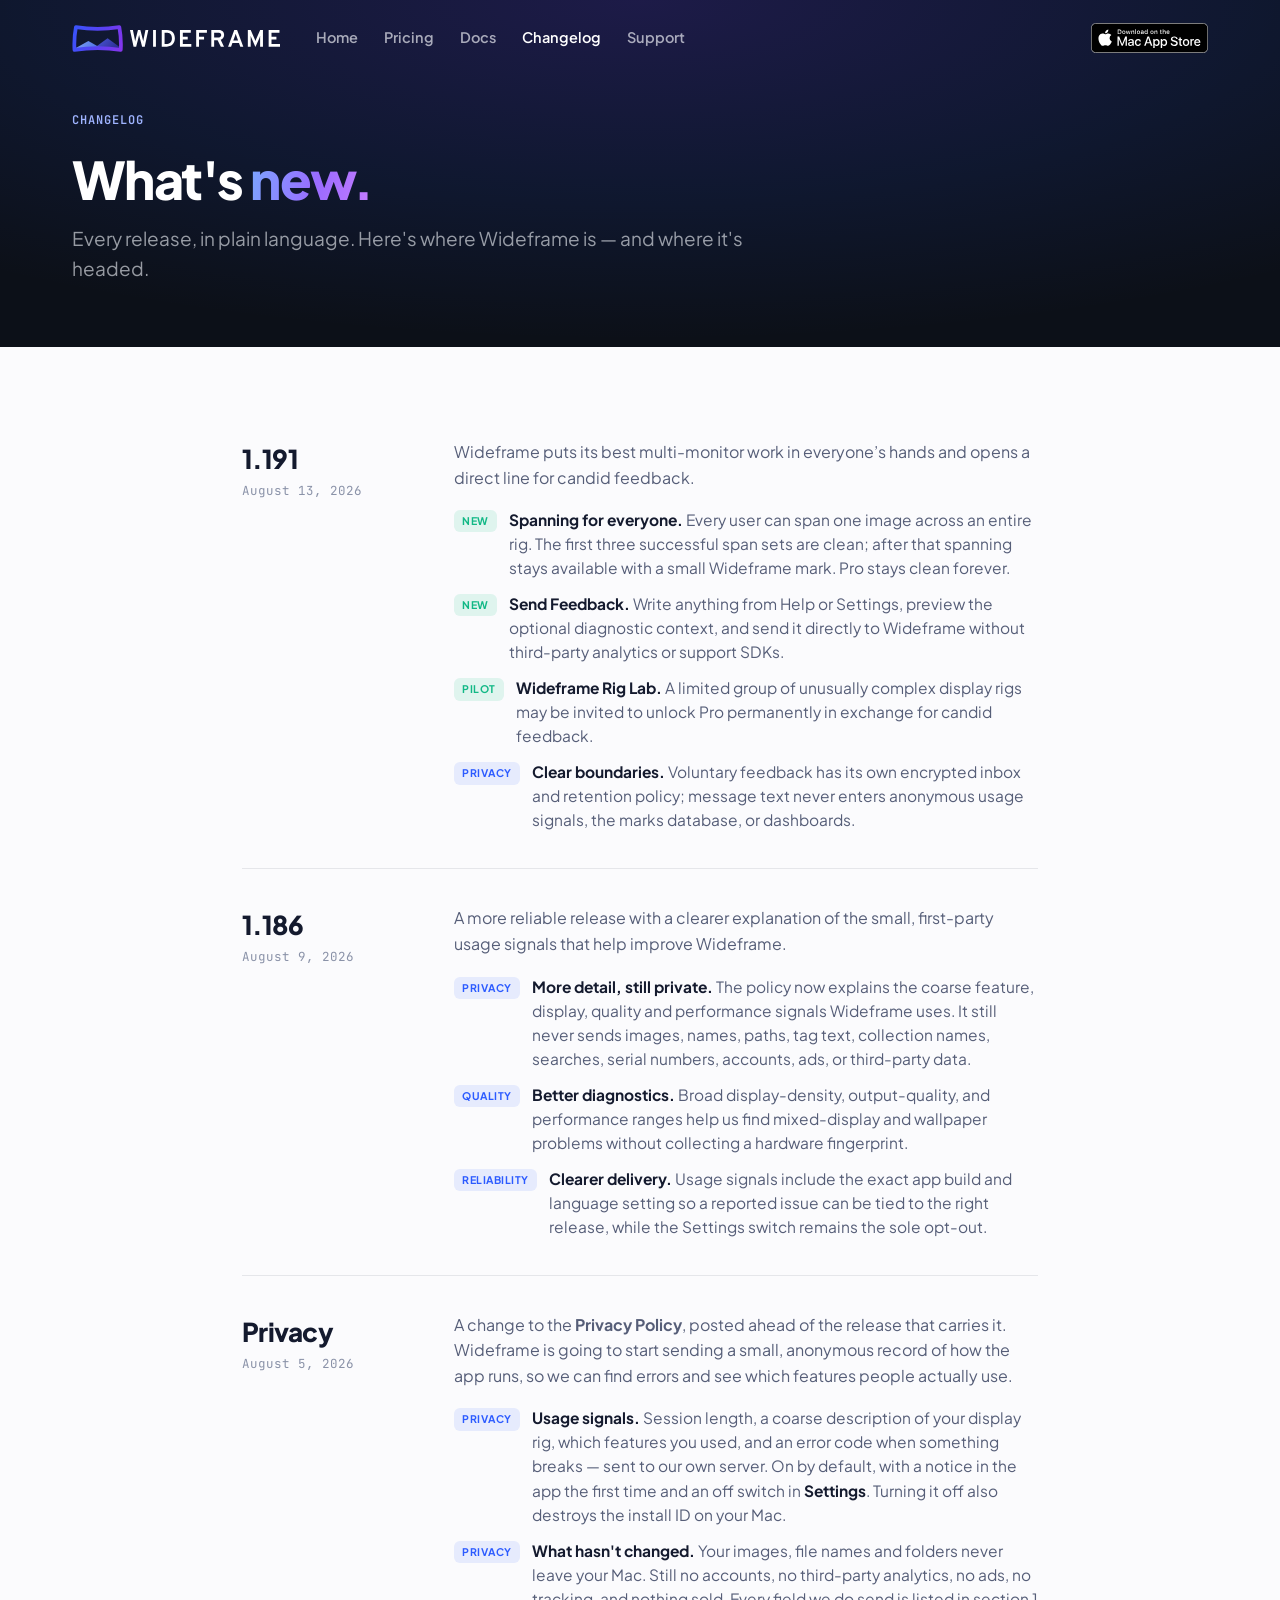
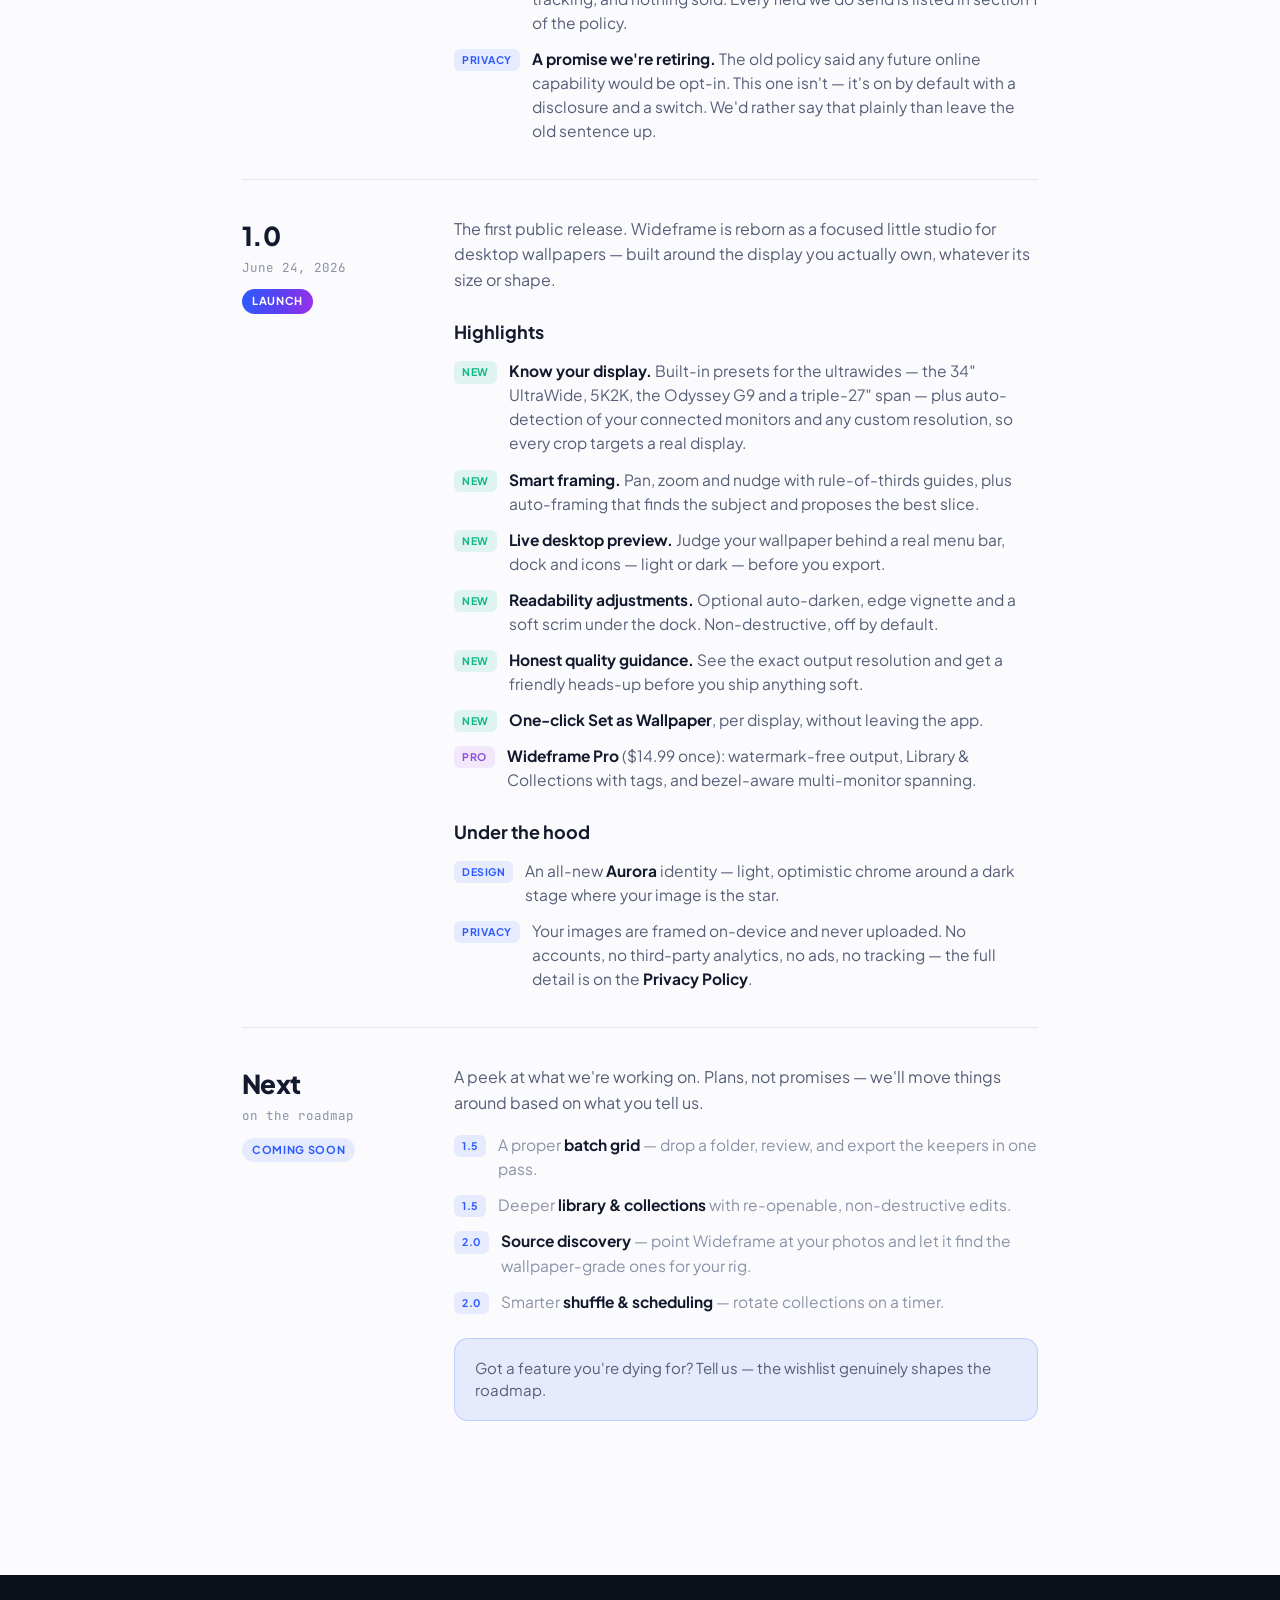
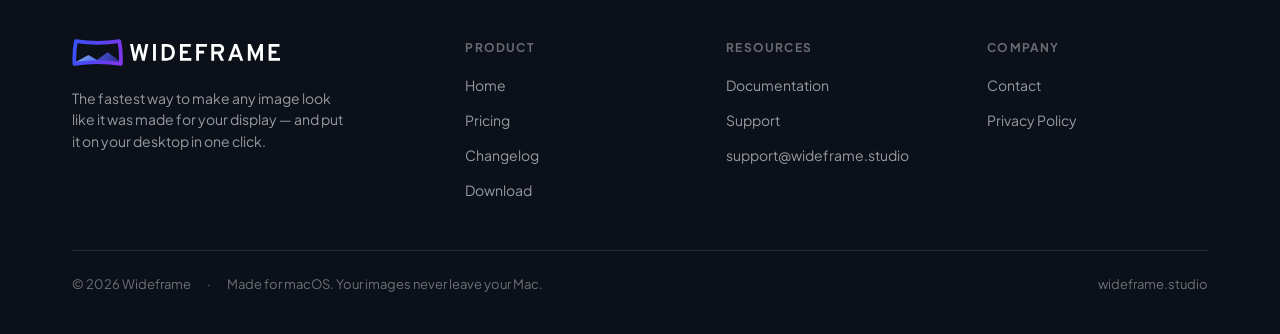
<file: changelog.html>
<!DOCTYPE html>
<html lang="en">
<head>
<meta charset="UTF-8" />
<meta name="viewport" content="width=device-width, initial-scale=1.0" />
<title>Wideframe — Changelog</title>
<meta name="description" content="What's new in Wideframe. Release notes and what's coming next." />
<link rel="stylesheet" href="colors_and_type.css" />
<link rel="stylesheet" href="site.css" />
<style>
  .log { padding: 56px 0 96px; }
  .rel { display: grid; grid-template-columns: 180px 1fr; gap: 32px; padding: 36px 0; border-top: 1px solid var(--wf-line); }
  .rel:first-child { border-top: none; }
  .rel .meta { position: sticky; top: 24px; align-self: start; }
  .rel .ver { font-family: var(--wf-font-display); font-size: 26px; font-weight: 800; letter-spacing: -.02em; }
  .rel .date { font-family: var(--wf-font-mono); font-size: 12.5px; color: var(--wf-ink-subtle); margin-top: 4px; }
  .badge { display: inline-block; font-size: 11px; font-weight: 700; text-transform: uppercase; letter-spacing: .06em;
    padding: 4px 10px; border-radius: 999px; margin-top: 12px; }
  .badge.launch { color: #fff; background: var(--wf-gradient); }
  .badge.soon { color: var(--wf-blue); background: var(--wf-brand-tint); }
  .rel h3 { font-size: 18px; font-weight: 700; margin: 4px 0 14px; }
  .rel h3:not(:first-child) { margin-top: 26px; }
  .clist { list-style: none; display: flex; flex-direction: column; gap: 12px; }
  .clist li { display: flex; gap: 12px; font-size: 15.5px; color: var(--wf-ink-muted); line-height: 1.55; }
  .clist .tag { flex: none; font-size: 10.5px; font-weight: 700; text-transform: uppercase; letter-spacing: .05em;
    padding: 3px 8px; border-radius: 6px; margin-top: 2px; height: fit-content; }
  .tag.new { color: var(--wf-success); background: var(--wf-success-bg); }
  .tag.imp { color: var(--wf-blue); background: var(--wf-brand-tint); }
  .tag.pro { color: #8A4FD8; background: rgba(154,48,234,.1); }
  .clist b { color: var(--wf-ink); }
  .rel.next .clist li { color: var(--wf-ink-subtle); }
  @media (max-width:900px){ .rel{ grid-template-columns:1fr; gap:14px; } .rel .meta{ position:static; } }
</style>
</head>
<body>

<div class="page-head on-dark">
  <div class="wrap">
    <nav class="nav">
      <a class="brand" href="/"><img class="lockup" src="assets/wideframe-lockup-white.svg" alt="Wideframe"></a>
      <span class="links"><a href="/">Home</a><a href="/pricing">Pricing</a><a href="/docs">Docs</a><a href="/changelog" class="on">Changelog</a><a href="/support">Support</a></span>
      <span class="right"><a class="mas-badge sm" href="https://apps.apple.com/us/app/wideframe/id6757974324?mt=12&uo=4" target="_blank" rel="noopener"><img src="assets/mac-app-store-badge.svg" alt="Download on the Mac App Store"></a></span>
    </nav>
  </div>
  <div class="wrap"><div class="ph-inner">
    <span class="eyebrow" style="color:#9FB4FF">Changelog</span>
    <h1>What's <span class="g">new.</span></h1>
    <p>Every release, in plain language. Here's where Wideframe is — and where it's headed.</p>
  </div></div>
</div>

<section class="log">
  <div class="wrap-narrow">

    <div class="rel">
      <div class="meta"><div class="ver">1.191</div><div class="date">August 13, 2026</div></div>
      <div>
        <p style="font-size:16px;color:var(--wf-ink-muted);line-height:1.6;margin-bottom:18px">Wideframe puts its best multi-monitor work in everyone’s hands and opens a direct line for candid feedback.</p>
        <ul class="clist">
          <li><span class="tag new">New</span><span><b>Spanning for everyone.</b> Every user can span one image across an entire rig. The first three successful span sets are clean; after that spanning stays available with a small Wideframe mark. Pro stays clean forever.</span></li>
          <li><span class="tag new">New</span><span><b>Send Feedback.</b> Write anything from Help or Settings, preview the optional diagnostic context, and send it directly to Wideframe without third-party analytics or support SDKs.</span></li>
          <li><span class="tag new">Pilot</span><span><b>Wideframe Rig Lab.</b> A limited group of unusually complex display rigs may be invited to unlock Pro permanently in exchange for candid feedback.</span></li>
          <li><span class="tag imp">Privacy</span><span><b>Clear boundaries.</b> Voluntary feedback has its own encrypted inbox and retention policy; message text never enters anonymous usage signals, the marks database, or dashboards.</span></li>
        </ul>
      </div>
    </div>

    <div class="rel">
      <div class="meta"><div class="ver">1.186</div><div class="date">August 9, 2026</div></div>
      <div>
        <p style="font-size:16px;color:var(--wf-ink-muted);line-height:1.6;margin-bottom:18px">A more reliable release with a clearer explanation of the small, first-party usage signals that help improve Wideframe.</p>
        <ul class="clist">
          <li><span class="tag imp">Privacy</span><span><b>More detail, still private.</b> The policy now explains the coarse feature, display, quality and performance signals Wideframe uses. It still never sends images, names, paths, tag text, collection names, searches, serial numbers, accounts, ads, or third-party data.</span></li>
          <li><span class="tag imp">Quality</span><span><b>Better diagnostics.</b> Broad display-density, output-quality, and performance ranges help us find mixed-display and wallpaper problems without collecting a hardware fingerprint.</span></li>
          <li><span class="tag imp">Reliability</span><span><b>Clearer delivery.</b> Usage signals include the exact app build and language setting so a reported issue can be tied to the right release, while the Settings switch remains the sole opt-out.</span></li>
        </ul>
      </div>
    </div>

    <div class="rel">
      <div class="meta">
        <div class="ver">Privacy</div>
        <div class="date">August 5, 2026</div>
      </div>
      <div>
        <p style="font-size:16px;color:var(--wf-ink-muted);line-height:1.6;margin-bottom:18px">A change to the <a class="lnk" href="/privacy"><b>Privacy Policy</b></a>, posted ahead of the release that carries it. Wideframe is going to start sending a small, anonymous record of how the app runs, so we can find errors and see which features people actually use.</p>
        <ul class="clist">
          <li><span class="tag imp">Privacy</span><span><b>Usage signals.</b> Session length, a coarse description of your display rig, which features you used, and an error code when something breaks — sent to our own server. On by default, with a notice in the app the first time and an off switch in <b>Settings</b>. Turning it off also destroys the install ID on your Mac.</span></li>
          <li><span class="tag imp">Privacy</span><span><b>What hasn't changed.</b> Your images, file names and folders never leave your Mac. Still no accounts, no third-party analytics, no ads, no tracking, and nothing sold. Every field we do send is listed in section 1 of the policy.</span></li>
          <li><span class="tag imp">Privacy</span><span><b>A promise we're retiring.</b> The old policy said any future online capability would be opt-in. This one isn't — it's on by default with a disclosure and a switch. We'd rather say that plainly than leave the old sentence up.</span></li>
        </ul>
      </div>
    </div>

    <div class="rel">
      <div class="meta">
        <div class="ver">1.0</div>
        <div class="date">June 24, 2026</div>
        <span class="badge launch">Launch</span>
      </div>
      <div>
        <p style="font-size:16px;color:var(--wf-ink-muted);line-height:1.6;margin-bottom:18px">The first public release. Wideframe is reborn as a focused little studio for desktop wallpapers — built around the display you actually own, whatever its size or shape.</p>
        <h3>Highlights</h3>
        <ul class="clist">
          <li><span class="tag new">New</span><span><b>Know your display.</b> Built-in presets for the ultrawides — the 34″ UltraWide, 5K2K, the Odyssey G9 and a triple-27″ span — plus auto-detection of your connected monitors and any custom resolution, so every crop targets a real display.</span></li>
          <li><span class="tag new">New</span><span><b>Smart framing.</b> Pan, zoom and nudge with rule-of-thirds guides, plus auto-framing that finds the subject and proposes the best slice.</span></li>
          <li><span class="tag new">New</span><span><b>Live desktop preview.</b> Judge your wallpaper behind a real menu bar, dock and icons — light or dark — before you export.</span></li>
          <li><span class="tag new">New</span><span><b>Readability adjustments.</b> Optional auto-darken, edge vignette and a soft scrim under the dock. Non-destructive, off by default.</span></li>
          <li><span class="tag new">New</span><span><b>Honest quality guidance.</b> See the exact output resolution and get a friendly heads-up before you ship anything soft.</span></li>
          <li><span class="tag new">New</span><span><b>One-click Set as Wallpaper</b>, per display, without leaving the app.</span></li>
          <li><span class="tag pro">Pro</span><span><b>Wideframe Pro</b> ($14.99 once): watermark-free output, Library &amp; Collections with tags, and bezel-aware multi-monitor spanning.</span></li>
        </ul>
        <h3>Under the hood</h3>
        <ul class="clist">
          <li><span class="tag imp">Design</span><span>An all-new <b>Aurora</b> identity — light, optimistic chrome around a dark stage where your image is the star.</span></li>
          <li><span class="tag imp">Privacy</span><span>Your images are framed on-device and never uploaded. No accounts, no third-party analytics, no ads, no tracking — the full detail is on the <a class="lnk" href="/privacy"><b>Privacy Policy</b></a>.</span></li>
        </ul>
      </div>
    </div>

    <div class="rel next">
      <div class="meta">
        <div class="ver">Next</div>
        <div class="date">on the roadmap</div>
        <span class="badge soon">Coming soon</span>
      </div>
      <div>
        <p style="font-size:16px;color:var(--wf-ink-muted);line-height:1.6;margin-bottom:18px">A peek at what we're working on. Plans, not promises — we'll move things around based on what you tell us.</p>
        <ul class="clist">
          <li><span class="tag imp">1.5</span><span>A proper <b>batch grid</b> — drop a folder, review, and export the keepers in one pass.</span></li>
          <li><span class="tag imp">1.5</span><span>Deeper <b>library &amp; collections</b> with re-openable, non-destructive edits.</span></li>
          <li><span class="tag imp">2.0</span><span><b>Source discovery</b> — point Wideframe at your photos and let it find the wallpaper-grade ones for your rig.</span></li>
          <li><span class="tag imp">2.0</span><span>Smarter <b>shuffle &amp; scheduling</b> — rotate collections on a timer.</span></li>
        </ul>
        <div class="callout" style="margin-top:24px"><p>Got a feature you're dying for? <a class="lnk" href="mailto:contact@wideframe.studio">Tell us</a> — the wishlist genuinely shapes the roadmap.</p></div>
      </div>
    </div>

  </div>
</section>

<footer class="footer">
  <div class="wrap">
    <div class="cols">
      <div><span class="brand"><img class="lockup" src="assets/wideframe-lockup-white.svg" alt="Wideframe"></span>
        <p class="tag">The fastest way to make any image look like it was made for your display — and put it on your desktop in one click.</p></div>
      <div><h5>Product</h5><ul><li><a href="/">Home</a></li><li><a href="/pricing">Pricing</a></li><li><a href="/changelog">Changelog</a></li><li><a href="https://apps.apple.com/us/app/wideframe/id6757974324?mt=12&uo=4" target="_blank" rel="noopener">Download</a></li></ul></div>
      <div><h5>Resources</h5><ul><li><a href="/docs">Documentation</a></li><li><a href="/support">Support</a></li><li><a href="mailto:support@wideframe.studio">support@wideframe.studio</a></li></ul></div>
      <div><h5>Company</h5><ul><li><a href="mailto:contact@wideframe.studio">Contact</a></li><li><a href="/privacy">Privacy Policy</a></li></ul></div>
    </div>
    <div class="base"><span>© 2026 Wideframe</span><span>·</span><span>Made for macOS. Your images never leave your Mac.</span><span class="sp">wideframe.studio</span></div>
  </div>
</footer>

</body>
</html>
</file>
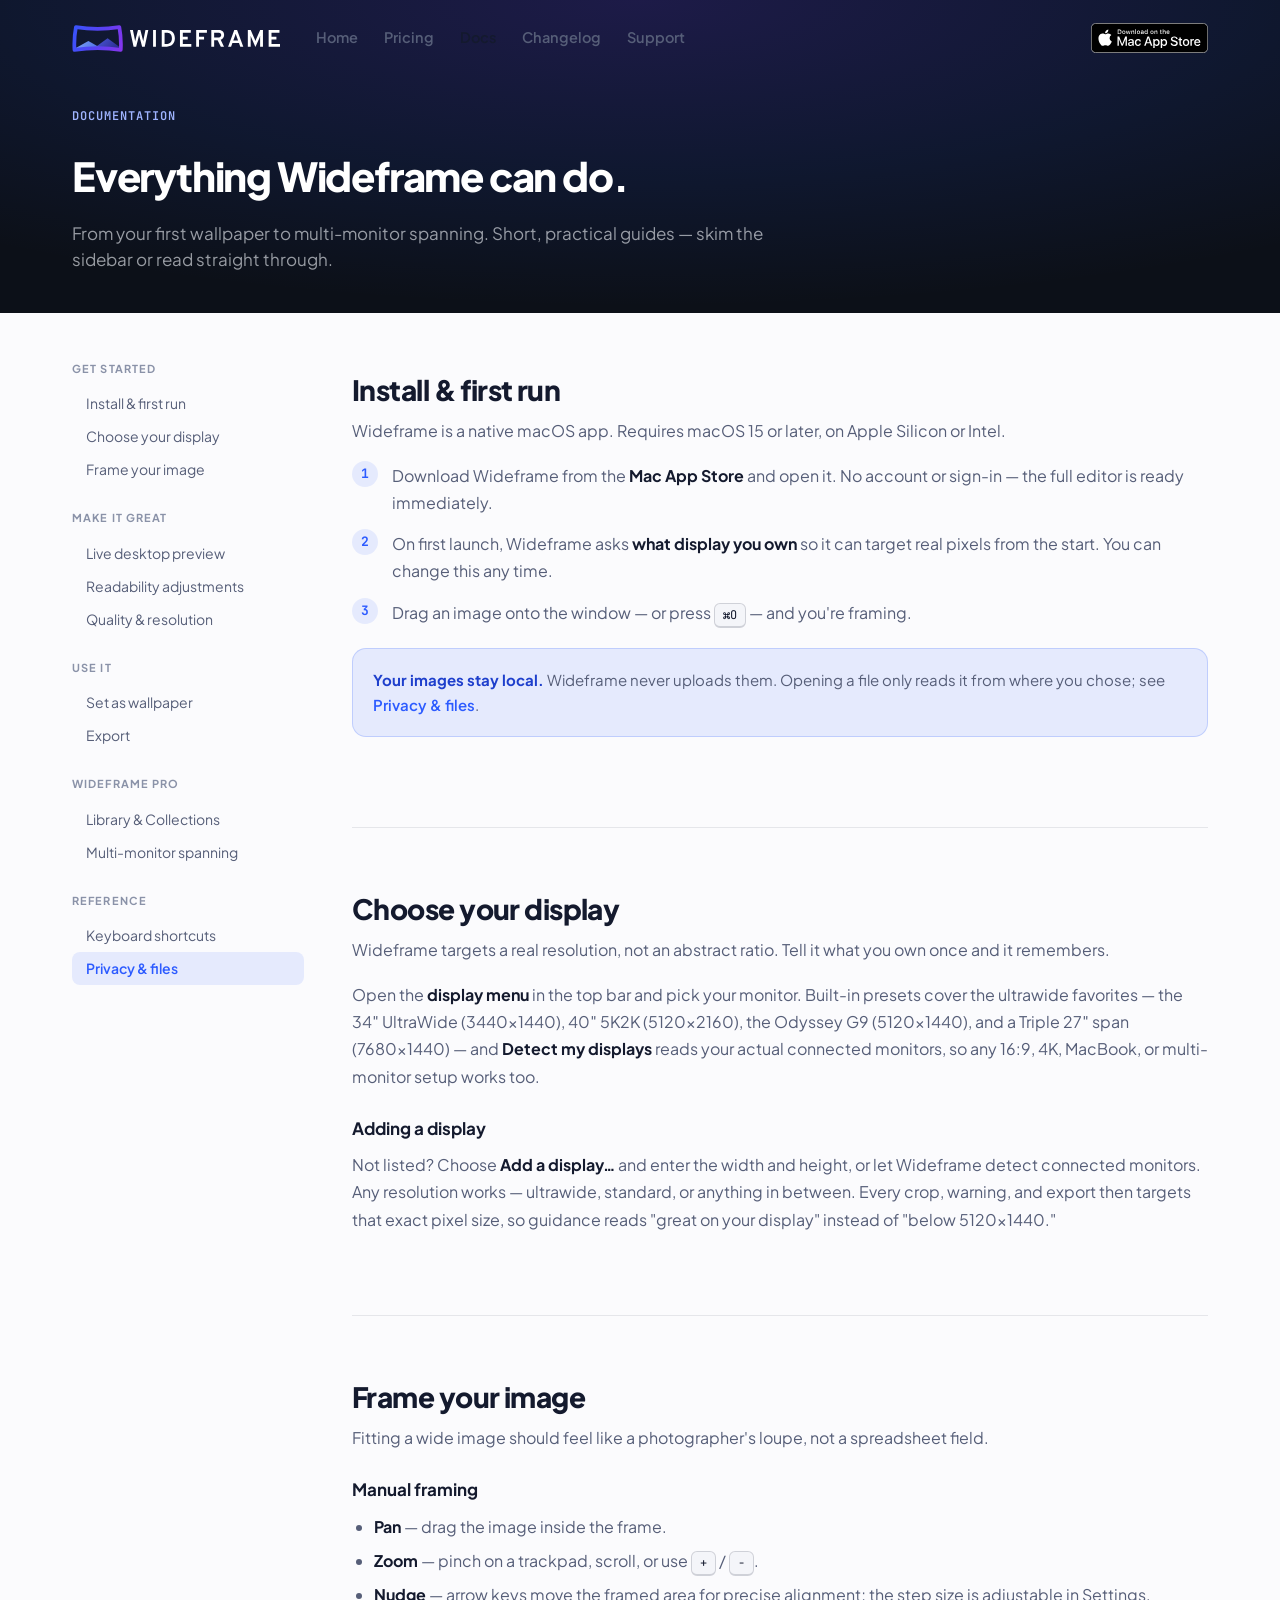
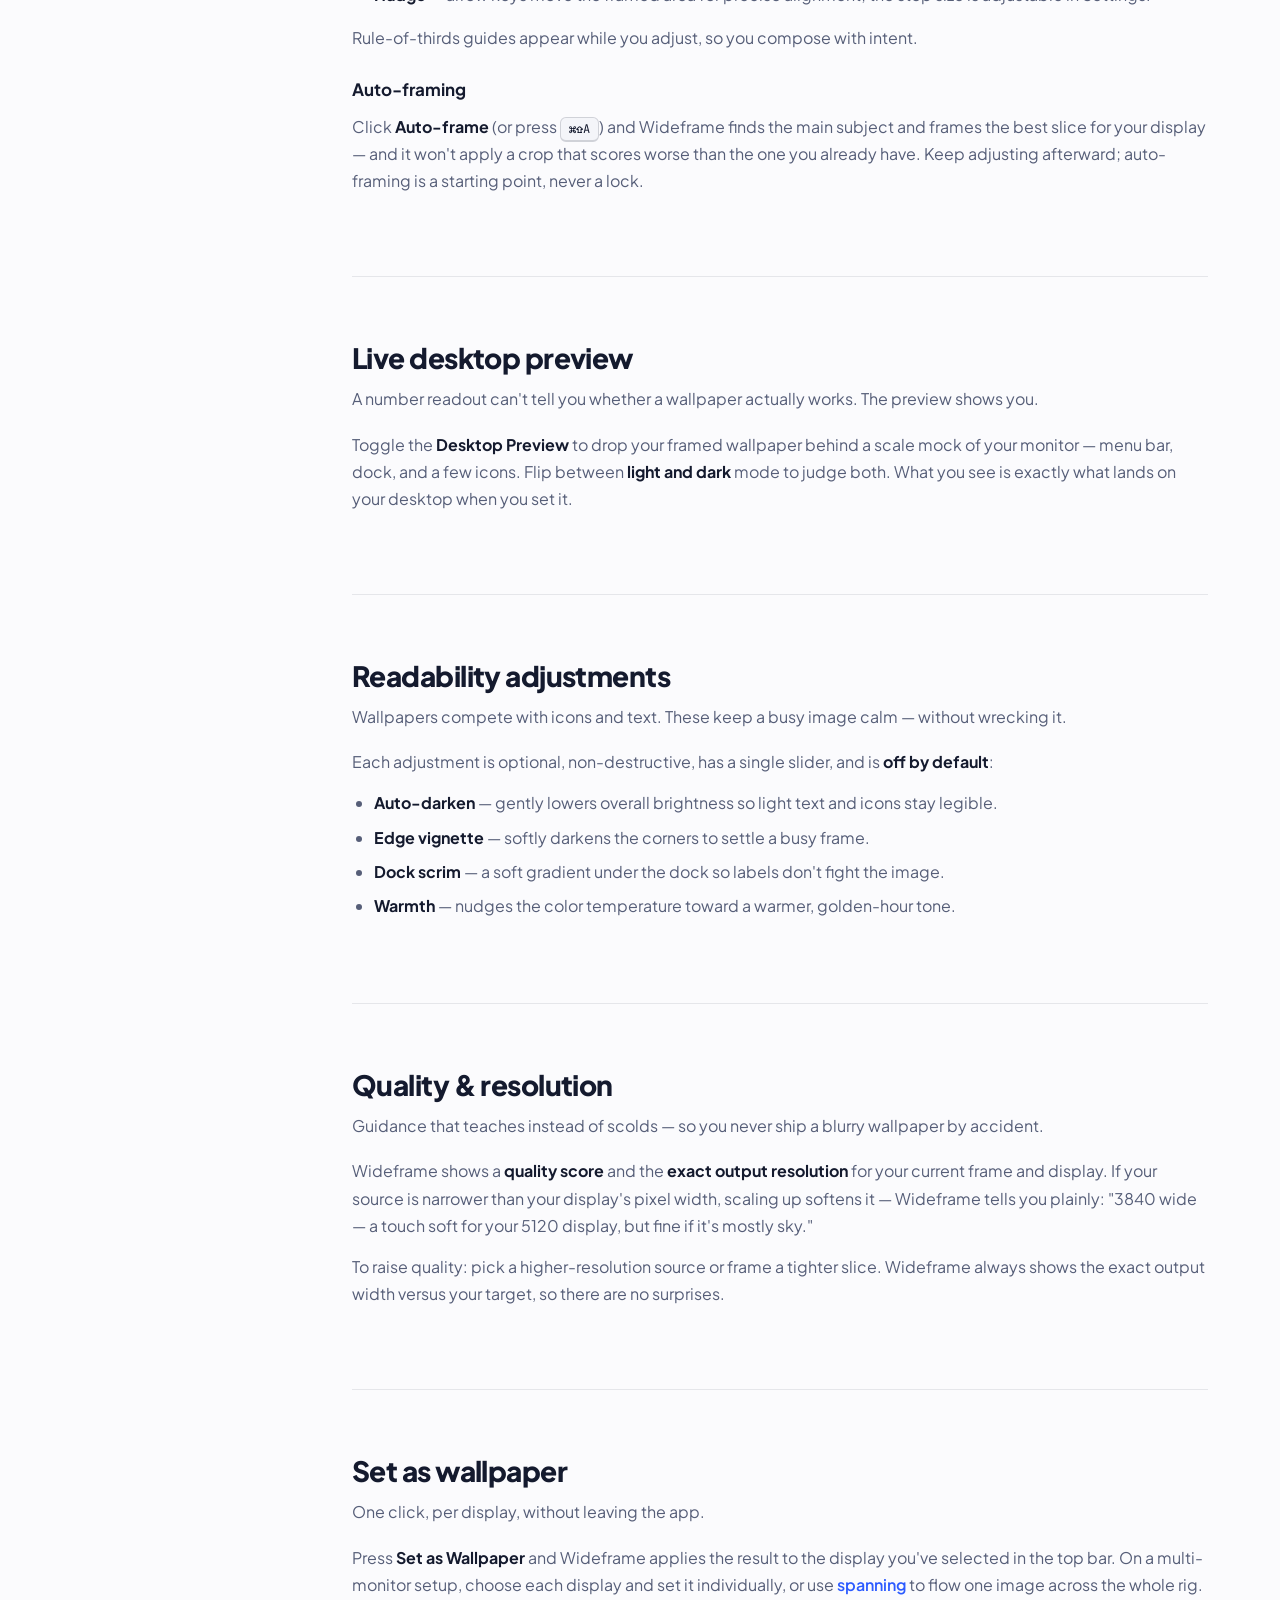
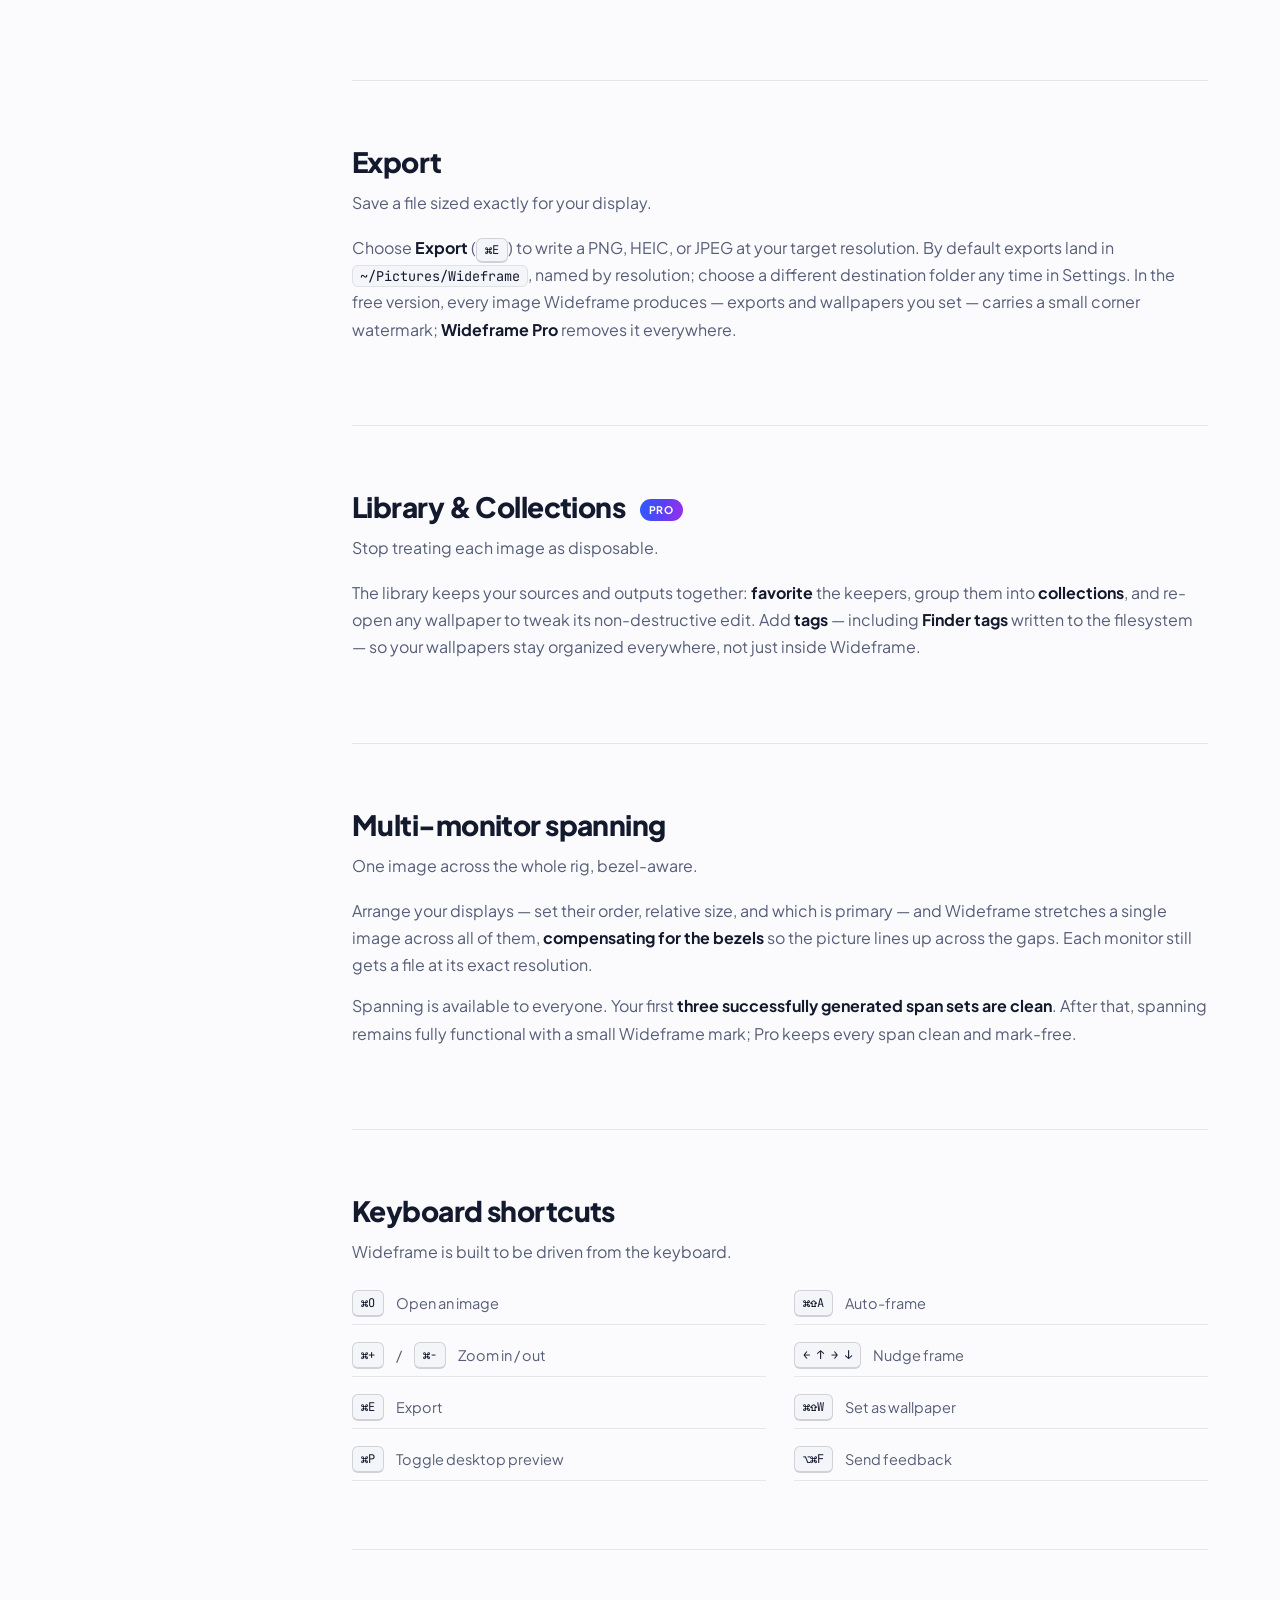
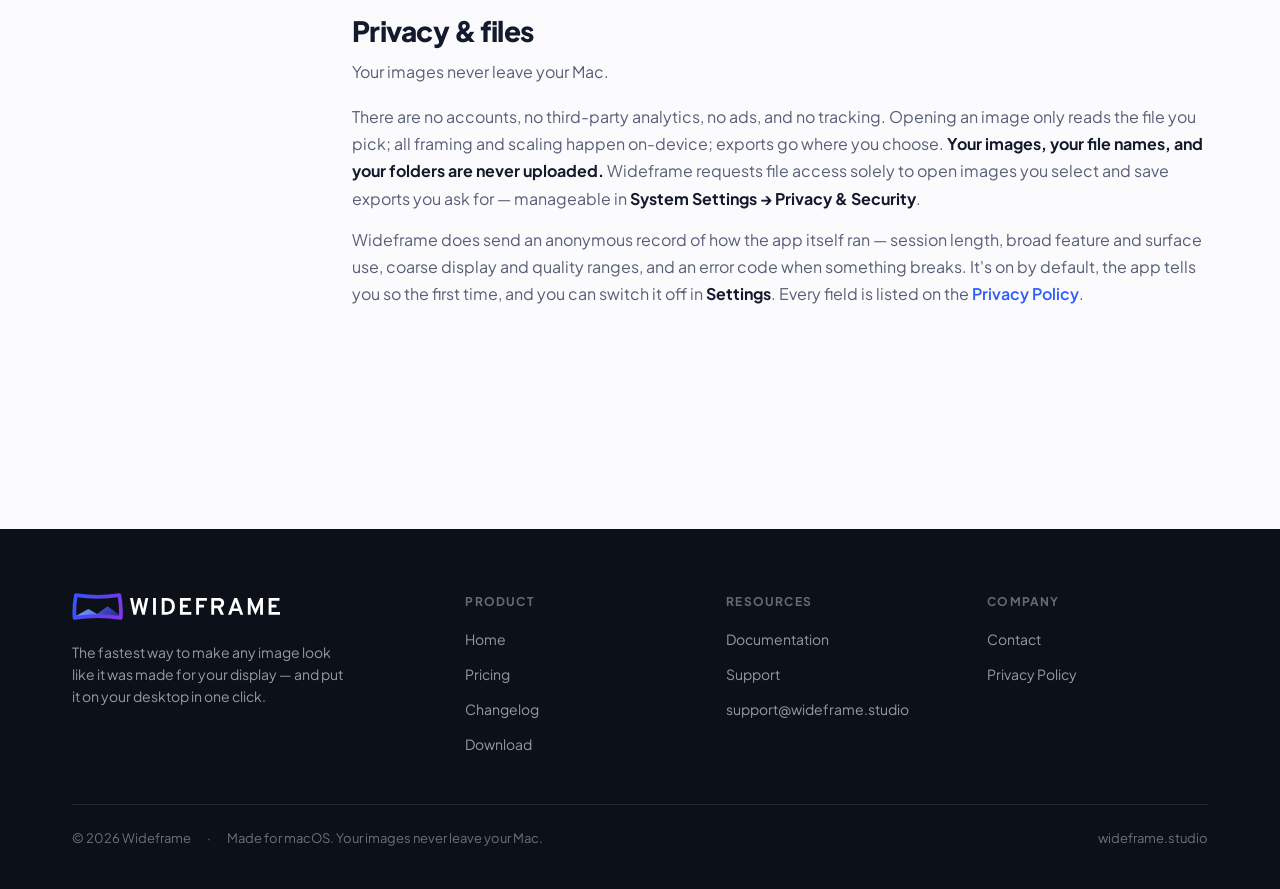
<file: docs.html>
<!DOCTYPE html>
<html lang="en">
<head>
<meta charset="UTF-8" />
<meta name="viewport" content="width=device-width, initial-scale=1.0" />
<title>Wideframe — Documentation</title>
<meta name="description" content="The complete guide to Wideframe: displays, framing, the live preview, quality, exporting, the library, and every Pro feature." />
<link rel="stylesheet" href="colors_and_type.css" />
<link rel="stylesheet" href="site.css" />
<style>
  .docs-head { background: var(--wf-canvas); background-image: var(--wf-gradient-glow); color: #fff; }
  .docs-head .dh { padding: 26px 0 40px; max-width: 720px; }
  .docs-head h1 { font-family: var(--wf-font-display); font-size: 40px; font-weight: 800; letter-spacing: -.03em; margin-top: 20px; }
  .docs-head p { font-size: 17px; color: var(--wf-on-canvas-muted); margin-top: 14px; line-height: 1.55; }
  .doc-sec h2 { font-family: var(--wf-font-display); font-size: 28px; font-weight: 800; letter-spacing: -.02em; margin: 0 0 6px; }
  .doc-sec > .lead { font-size: 16px; color: var(--wf-ink-muted); margin-bottom: 18px; }
  .doc-sec + .doc-sec { margin-top: 52px; padding-top: 52px; border-top: 1px solid var(--wf-line); }
  .pro-pill { display: inline-block; font-size: 10.5px; font-weight: 700; text-transform: uppercase; letter-spacing: .06em;
    color: #fff; background: var(--wf-gradient); padding: 3px 9px; border-radius: 999px; vertical-align: middle; margin-left: 10px; }
  .kbd-grid { display: grid; grid-template-columns: 1fr 1fr; gap: 10px 28px; margin-top: 8px; }
  .kbd-grid .kr { display: flex; align-items: center; gap: 12px; font-size: 14.5px; color: var(--wf-ink-muted); padding: 7px 0; border-bottom: 1px solid var(--wf-line); }
  kbd { font-family: var(--wf-font-mono); font-size: 12px; background: var(--wf-surface-2); border: 1px solid var(--wf-line-strong);
    border-bottom-width: 2px; border-radius: 6px; padding: 3px 8px; color: var(--wf-ink); flex: none; }
  .steps { counter-reset: s; list-style: none; margin: 6px 0 16px !important; }
  .steps li { counter-increment: s; position: relative; padding-left: 40px !important; margin-bottom: 14px !important; }
  .steps li::before { content: counter(s); position: absolute; left: 0; top: -1px; width: 26px; height: 26px;
    border-radius: 50%; background: var(--wf-brand-tint); color: var(--wf-blue); font-weight: 700; font-size: 13px;
    font-family: var(--wf-font-mono); display: grid; place-items: center; }
</style>
</head>
<body>

<div class="docs-head">
  <div class="wrap">
    <nav class="nav on-dark">
      <a class="brand" href="/"><img class="lockup" src="assets/wideframe-lockup-white.svg" alt="Wideframe"></a>
      <span class="links"><a href="/">Home</a><a href="/pricing">Pricing</a><a href="/docs" class="on">Docs</a><a href="/changelog">Changelog</a><a href="/support">Support</a></span>
      <span class="right"><a class="mas-badge sm" href="https://apps.apple.com/us/app/wideframe/id6757974324?mt=12&uo=4" target="_blank" rel="noopener"><img src="assets/mac-app-store-badge.svg" alt="Download on the Mac App Store"></a></span>
    </nav>
  </div>
  <div class="wrap"><div class="dh">
    <span class="eyebrow" style="color:#9FB4FF">Documentation</span>
    <h1>Everything Wideframe can do.</h1>
    <p>From your first wallpaper to multi-monitor spanning. Short, practical guides — skim the sidebar or read straight through.</p>
  </div></div>
</div>

<div class="wrap">
  <div class="docs-layout">

    <!-- SIDEBAR -->
    <aside class="docs-side">
      <div class="grp">
        <h6>Get started</h6>
        <a href="#install">Install &amp; first run</a>
        <a href="#display">Choose your display</a>
        <a href="#framing">Frame your image</a>
      </div>
      <div class="grp">
        <h6>Make it great</h6>
        <a href="#preview">Live desktop preview</a>
        <a href="#readability">Readability adjustments</a>
        <a href="#quality">Quality &amp; resolution</a>
      </div>
      <div class="grp">
        <h6>Use it</h6>
        <a href="#wallpaper">Set as wallpaper</a>
        <a href="#export">Export</a>
      </div>
      <div class="grp">
        <h6>Wideframe Pro</h6>
        <a href="#library">Library &amp; Collections</a>
        <a href="#spanning">Multi-monitor spanning</a>
      </div>
      <div class="grp">
        <h6>Reference</h6>
        <a href="#shortcuts">Keyboard shortcuts</a>
        <a href="#privacy">Privacy &amp; files</a>
      </div>
    </aside>

    <!-- MAIN -->
    <main class="docs-main prose" style="padding-top:0">

      <section class="doc-sec" id="install">
        <h2>Install &amp; first run</h2>
        <p class="lead">Wideframe is a native macOS app. Requires macOS 15 or later, on Apple Silicon or Intel.</p>
        <ol class="steps">
          <li>Download Wideframe from the <b>Mac App Store</b> and open it. No account or sign-in — the full editor is ready immediately.</li>
          <li>On first launch, Wideframe asks <b>what display you own</b> so it can target real pixels from the start. You can change this any time.</li>
          <li>Drag an image onto the window — or press <kbd>⌘O</kbd> — and you're framing.</li>
        </ol>
        <div class="callout"><p><b>Your images stay local.</b> Wideframe never uploads them. Opening a file only reads it from where you chose; see <a class="lnk" href="#privacy">Privacy &amp; files</a>.</p></div>
      </section>

      <section class="doc-sec" id="display">
        <h2>Choose your display</h2>
        <p class="lead">Wideframe targets a real resolution, not an abstract ratio. Tell it what you own once and it remembers.</p>
        <p>Open the <b>display menu</b> in the top bar and pick your monitor. Built-in presets cover the ultrawide favorites — the 34″ UltraWide (3440×1440), 40″ 5K2K (5120×2160), the Odyssey G9 (5120×1440), and a Triple 27″ span (7680×1440) — and <b>Detect my displays</b> reads your actual connected monitors, so any 16:9, 4K, MacBook, or multi-monitor setup works too.</p>
        <h3>Adding a display</h3>
        <p>Not listed? Choose <b>Add a display…</b> and enter the width and height, or let Wideframe detect connected monitors. Any resolution works — ultrawide, standard, or anything in between. Every crop, warning, and export then targets that exact pixel size, so guidance reads "great on your display" instead of "below 5120×1440."</p>
      </section>

      <section class="doc-sec" id="framing">
        <h2>Frame your image</h2>
        <p class="lead">Fitting a wide image should feel like a photographer's loupe, not a spreadsheet field.</p>
        <h3>Manual framing</h3>
        <ul>
          <li><b>Pan</b> — drag the image inside the frame.</li>
          <li><b>Zoom</b> — pinch on a trackpad, scroll, or use <kbd>+</kbd> / <kbd>−</kbd>.</li>
          <li><b>Nudge</b> — arrow keys move the framed area for precise alignment; the step size is adjustable in Settings.</li>
        </ul>
        <p>Rule-of-thirds guides appear while you adjust, so you compose with intent.</p>
        <h3>Auto-framing</h3>
        <p>Click <b>Auto-frame</b> (or press <kbd>⌘⇧A</kbd>) and Wideframe finds the main subject and frames the best slice for your display — and it won't apply a crop that scores worse than the one you already have. Keep adjusting afterward; auto-framing is a starting point, never a lock.</p>
      </section>

      <section class="doc-sec" id="preview">
        <h2>Live desktop preview</h2>
        <p class="lead">A number readout can't tell you whether a wallpaper actually works. The preview shows you.</p>
        <p>Toggle the <b>Desktop Preview</b> to drop your framed wallpaper behind a scale mock of your monitor — menu bar, dock, and a few icons. Flip between <b>light and dark</b> mode to judge both. What you see is exactly what lands on your desktop when you set it.</p>
      </section>

      <section class="doc-sec" id="readability">
        <h2>Readability adjustments</h2>
        <p class="lead">Wallpapers compete with icons and text. These keep a busy image calm — without wrecking it.</p>
        <p>Each adjustment is optional, non-destructive, has a single slider, and is <b>off by default</b>:</p>
        <ul>
          <li><b>Auto-darken</b> — gently lowers overall brightness so light text and icons stay legible.</li>
          <li><b>Edge vignette</b> — softly darkens the corners to settle a busy frame.</li>
          <li><b>Dock scrim</b> — a soft gradient under the dock so labels don't fight the image.</li>
          <li><b>Warmth</b> — nudges the color temperature toward a warmer, golden-hour tone.</li>
        </ul>
      </section>

      <section class="doc-sec" id="quality">
        <h2>Quality &amp; resolution</h2>
        <p class="lead">Guidance that teaches instead of scolds — so you never ship a blurry wallpaper by accident.</p>
        <p>Wideframe shows a <b>quality score</b> and the <b>exact output resolution</b> for your current frame and display. If your source is narrower than your display's pixel width, scaling up softens it — Wideframe tells you plainly: "3840 wide — a touch soft for your 5120 display, but fine if it's mostly sky."</p>
        <p>To raise quality: pick a higher-resolution source or frame a tighter slice. Wideframe always shows the exact output width versus your target, so there are no surprises.</p>
      </section>

      <section class="doc-sec" id="wallpaper">
        <h2>Set as wallpaper</h2>
        <p class="lead">One click, per display, without leaving the app.</p>
        <p>Press <b>Set as Wallpaper</b> and Wideframe applies the result to the display you've selected in the top bar. On a multi-monitor setup, choose each display and set it individually, or use <a class="lnk" href="#spanning">spanning</a> to flow one image across the whole rig.</p>
      </section>

      <section class="doc-sec" id="export">
        <h2>Export</h2>
        <p class="lead">Save a file sized exactly for your display.</p>
        <p>Choose <b>Export</b> (<kbd>⌘E</kbd>) to write a PNG, HEIC, or JPEG at your target resolution. By default exports land in <code>~/Pictures/Wideframe</code>, named by resolution; choose a different destination folder any time in Settings. In the free version, every image Wideframe produces — exports and wallpapers you set — carries a small corner watermark; <b>Wideframe Pro</b> removes it everywhere.</p>
      </section>

      <section class="doc-sec" id="library">
        <h2>Library &amp; Collections <span class="pro-pill">Pro</span></h2>
        <p class="lead">Stop treating each image as disposable.</p>
        <p>The library keeps your sources and outputs together: <b>favorite</b> the keepers, group them into <b>collections</b>, and re-open any wallpaper to tweak its non-destructive edit. Add <b>tags</b> — including <b>Finder tags</b> written to the filesystem — so your wallpapers stay organized everywhere, not just inside Wideframe.</p>
      </section>

      <section class="doc-sec" id="spanning">
        <h2>Multi-monitor spanning</h2>
        <p class="lead">One image across the whole rig, bezel-aware.</p>
        <p>Arrange your displays — set their order, relative size, and which is primary — and Wideframe stretches a single image across all of them, <b>compensating for the bezels</b> so the picture lines up across the gaps. Each monitor still gets a file at its exact resolution.</p>
        <p>Spanning is available to everyone. Your first <b>three successfully generated span sets are clean</b>. After that, spanning remains fully functional with a small Wideframe mark; Pro keeps every span clean and mark-free.</p>
      </section>

      <section class="doc-sec" id="shortcuts">
        <h2>Keyboard shortcuts</h2>
        <p class="lead">Wideframe is built to be driven from the keyboard.</p>
        <div class="kbd-grid">
          <div class="kr"><kbd>⌘O</kbd> Open an image</div>
          <div class="kr"><kbd>⌘⇧A</kbd> Auto-frame</div>
          <div class="kr"><kbd>⌘+</kbd> / <kbd>⌘−</kbd> Zoom in / out</div>
          <div class="kr"><kbd>← ↑ → ↓</kbd> Nudge frame</div>
          <div class="kr"><kbd>⌘E</kbd> Export</div>
          <div class="kr"><kbd>⌘⇧W</kbd> Set as wallpaper</div>
          <div class="kr"><kbd>⌘P</kbd> Toggle desktop preview</div>
          <div class="kr"><kbd>⌥⌘F</kbd> Send feedback</div>
        </div>
      </section>

      <section class="doc-sec" id="privacy">
        <h2>Privacy &amp; files</h2>
        <p class="lead">Your images never leave your Mac.</p>
        <p>There are no accounts, no third-party analytics, no ads, and no tracking. Opening an image only reads the file you pick; all framing and scaling happen on-device; exports go where you choose. <b>Your images, your file names, and your folders are never uploaded.</b> Wideframe requests file access solely to open images you select and save exports you ask for — manageable in <b>System Settings → Privacy &amp; Security</b>.</p>
        <p>Wideframe does send an anonymous record of how the app itself ran — session length, broad feature and surface use, coarse display and quality ranges, and an error code when something breaks. It's on by default, the app tells you so the first time, and you can switch it off in <b>Settings</b>. Every field is listed on the <a class="lnk" href="/privacy">Privacy Policy</a>.</p>
      </section>

    </main>
  </div>
</div>

<footer class="footer">
  <div class="wrap">
    <div class="cols">
      <div><span class="brand"><img class="lockup" src="assets/wideframe-lockup-white.svg" alt="Wideframe"></span>
        <p class="tag">The fastest way to make any image look like it was made for your display — and put it on your desktop in one click.</p></div>
      <div><h5>Product</h5><ul><li><a href="/">Home</a></li><li><a href="/pricing">Pricing</a></li><li><a href="/changelog">Changelog</a></li><li><a href="https://apps.apple.com/us/app/wideframe/id6757974324?mt=12&uo=4" target="_blank" rel="noopener">Download</a></li></ul></div>
      <div><h5>Resources</h5><ul><li><a href="/docs">Documentation</a></li><li><a href="/support">Support</a></li><li><a href="mailto:support@wideframe.studio">support@wideframe.studio</a></li></ul></div>
      <div><h5>Company</h5><ul><li><a href="mailto:contact@wideframe.studio">Contact</a></li><li><a href="/privacy">Privacy Policy</a></li></ul></div>
    </div>
    <div class="base"><span>© 2026 Wideframe</span><span>·</span><span>Made for macOS. Your images never leave your Mac.</span><span class="sp">wideframe.studio</span></div>
  </div>
</footer>

<script>
  // scrollspy: highlight the sidebar link for the section in view
  const links = [...document.querySelectorAll('.docs-side a')];
  const map = new Map(links.map(a => [a.getAttribute('href').slice(1), a]));
  const obs = new IntersectionObserver((entries) => {
    entries.forEach(e => {
      if (e.isIntersecting) {
        links.forEach(a => a.classList.remove('on'));
        const a = map.get(e.target.id);
        if (a) a.classList.add('on');
      }
    });
  }, { rootMargin: '-10% 0px -80% 0px', threshold: 0 });
  document.querySelectorAll('.doc-sec').forEach(s => obs.observe(s));
</script>
</body>
</html>
</file>
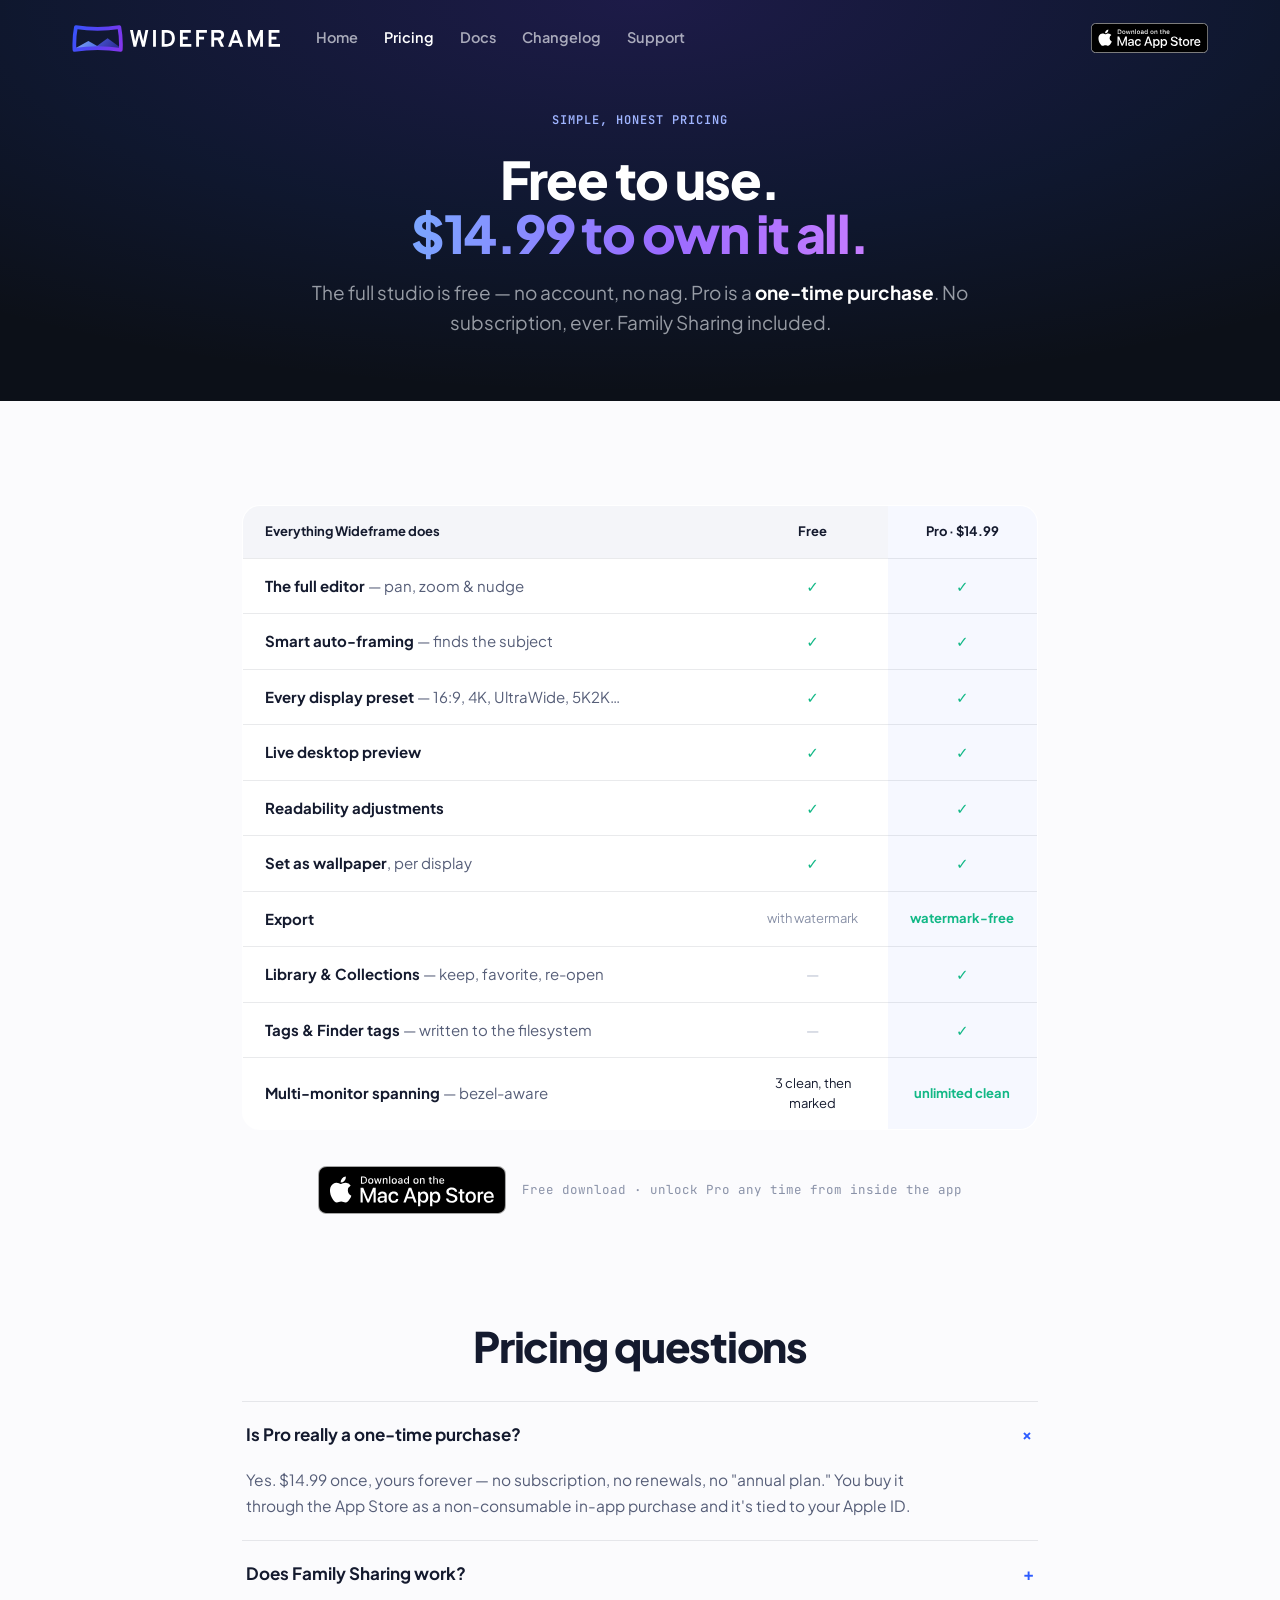
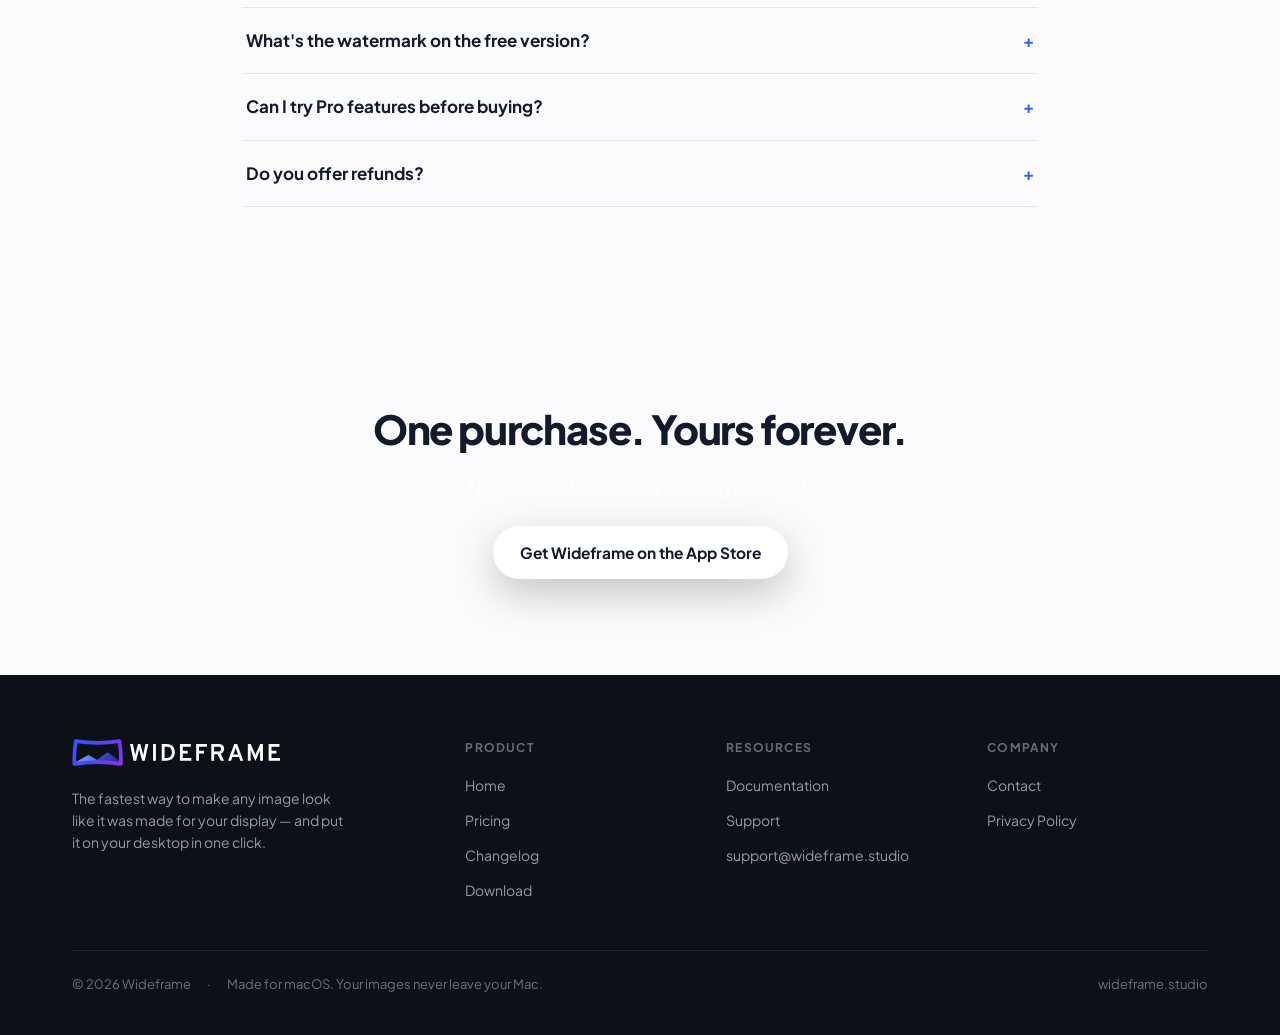
<file: pricing.html>
<!DOCTYPE html>
<html lang="en">
<head>
<meta charset="UTF-8" />
<meta name="viewport" content="width=device-width, initial-scale=1.0" />
<title>Wideframe — Pricing</title>
<meta name="description" content="Wideframe is free to use. Wideframe Pro is a one-time $14.99 purchase — no subscription, ever. Family Sharing included." />
<link rel="stylesheet" href="colors_and_type.css" />
<link rel="stylesheet" href="site.css" />
</head>
<body>

<!-- NAV (dark page-head) -->
<div class="page-head on-dark center">
  <div class="wrap">
    <nav class="nav">
      <a class="brand" href="/"><img class="lockup" src="assets/wideframe-lockup-white.svg" alt="Wideframe"></a>
      <span class="links">
        <a href="/">Home</a>
        <a href="/pricing" class="on">Pricing</a>
        <a href="/docs">Docs</a>
        <a href="/changelog">Changelog</a>
        <a href="/support">Support</a>
      </span>
      <span class="right"><a class="mas-badge sm" href="https://apps.apple.com/us/app/wideframe/id6757974324?mt=12&uo=4" target="_blank" rel="noopener"><img src="assets/mac-app-store-badge.svg" alt="Download on the Mac App Store"></a></span>
    </nav>
  </div>
  <div class="wrap"><div class="ph-inner">
    <span class="eyebrow" style="color:#9FB4FF">Simple, honest pricing</span>
    <h1>Free to use. <span class="g">$14.99 to own it all.</span></h1>
    <p>The full studio is free — no account, no nag. Pro is a <b style="color:#fff">one-time purchase</b>. No subscription, ever. Family Sharing included.</p>
  </div></div>
</div>

<!-- COMPARISON -->
<section class="sec-pad" id="get">
  <div class="wrap-narrow">
    <table class="ptable">
      <thead>
        <tr>
          <th>Everything Wideframe does</th>
          <th class="col">Free</th>
          <th class="col pro">Pro · $14.99</th>
        </tr>
      </thead>
      <tbody>
        <tr><td class="feat"><b>The full editor</b> — pan, zoom &amp; nudge</td><td class="col"><span class="yes">✓</span></td><td class="col pro"><span class="yes">✓</span></td></tr>
        <tr><td class="feat"><b>Smart auto-framing</b> — finds the subject</td><td class="col"><span class="yes">✓</span></td><td class="col pro"><span class="yes">✓</span></td></tr>
        <tr><td class="feat"><b>Every display preset</b> — 16:9, 4K, UltraWide, 5K2K…</td><td class="col"><span class="yes">✓</span></td><td class="col pro"><span class="yes">✓</span></td></tr>
        <tr><td class="feat"><b>Live desktop preview</b></td><td class="col"><span class="yes">✓</span></td><td class="col pro"><span class="yes">✓</span></td></tr>
        <tr><td class="feat"><b>Readability adjustments</b></td><td class="col"><span class="yes">✓</span></td><td class="col pro"><span class="yes">✓</span></td></tr>
        <tr><td class="feat"><b>Set as wallpaper</b>, per display</td><td class="col"><span class="yes">✓</span></td><td class="col pro"><span class="yes">✓</span></td></tr>
        <tr><td class="feat"><b>Export</b></td><td class="col" style="font-size:13px;color:var(--wf-ink-subtle)">with watermark</td><td class="col pro" style="font-size:13px"><b style="color:var(--wf-success)">watermark-free</b></td></tr>
        <tr><td class="feat"><b>Library &amp; Collections</b> — keep, favorite, re-open</td><td class="col"><span class="no">—</span></td><td class="col pro"><span class="yes">✓</span></td></tr>
        <tr><td class="feat"><b>Tags &amp; Finder tags</b> — written to the filesystem</td><td class="col"><span class="no">—</span></td><td class="col pro"><span class="yes">✓</span></td></tr>
        <tr><td class="feat"><b>Multi-monitor spanning</b> — bezel-aware</td><td class="col" style="font-size:13px">3 clean, then marked</td><td class="col pro" style="font-size:13px"><b style="color:var(--wf-success)">unlimited clean</b></td></tr>
      </tbody>
    </table>

    <div style="display:flex;gap:16px;justify-content:center;align-items:center;margin-top:36px;flex-wrap:wrap">
      <a class="mas-badge lg" href="https://apps.apple.com/us/app/wideframe/id6757974324?mt=12&uo=4" target="_blank" rel="noopener"><img src="assets/mac-app-store-badge.svg" alt="Download on the Mac App Store"></a>
      <span class="pricetag">Free download · unlock Pro any time from inside the app</span>
    </div>
  </div>
</section>

<!-- FAQ -->
<section class="sec-pad" style="padding-top:0">
  <div class="wrap-narrow">
    <div class="sec-head center" style="margin-bottom:32px"><h2>Pricing questions</h2></div>
    <div class="faq">
      <details open><summary>Is Pro really a one-time purchase?<span class="pm">+</span></summary>
        <div class="ans">Yes. $14.99 once, yours forever — no subscription, no renewals, no "annual plan." You buy it through the App Store as a non-consumable in-app purchase and it's tied to your Apple ID.</div></details>
      <details><summary>Does Family Sharing work?<span class="pm">+</span></summary>
        <div class="ans">It does. One purchase covers everyone in your Apple Family Sharing group, at no extra cost.</div></details>
      <details><summary>What's the watermark on the free version?<span class="pm">+</span></summary>
        <div class="ans">In the free version, a small, tasteful Wideframe mark is added to <b>every image Wideframe produces</b> — both files you export and wallpapers you set on your desktop. It's a discreet corner mark, never burned across the picture. Wideframe Pro removes it entirely, everywhere.</div></details>
      <details><summary>Can I try Pro features before buying?<span class="pm">+</span></summary>
        <div class="ans">Yes. Multi-monitor spanning is available to everyone: your first three successful span outputs are clean, and spanning stays fully functional afterward with a small Wideframe mark. Pro keeps every span mark-free and also unlocks the Library, collections, and tags.</div></details>
      <details><summary>Do you offer refunds?<span class="pm">+</span></summary>
        <div class="ans">Refunds are handled by Apple through the App Store. If something isn't right, request a refund via <a class="lnk" href="https://reportaproblem.apple.com">reportaproblem.apple.com</a> — or email <a class="lnk" href="mailto:support@wideframe.studio">support@wideframe.studio</a> and we'll help.</div></details>
    </div>
  </div>
</section>

<!-- CTA -->
<section class="cta-band sec-pad">
  <div class="wrap-narrow" style="text-align:center">
    <h2 style="font-family:var(--wf-font-display);font-size:40px;font-weight:800;letter-spacing:-.03em">One purchase. Yours forever.</h2>
    <p style="font-size:18px;color:rgba(255,255,255,.86);margin-top:14px">No subscription. Family Sharing included.</p>
    <a class="btn lg" href="#" style="background:#fff;color:var(--wf-ink);margin-top:26px;box-shadow:0 14px 40px rgba(0,0,0,.22)">Get Wideframe on the App Store</a>
  </div>
</section>

<!-- FOOTER -->
<footer class="footer">
  <div class="wrap">
    <div class="cols">
      <div><span class="brand"><img class="lockup" src="assets/wideframe-lockup-white.svg" alt="Wideframe"></span>
        <p class="tag">The fastest way to make any image look like it was made for your display — and put it on your desktop in one click.</p></div>
      <div><h5>Product</h5><ul><li><a href="/">Home</a></li><li><a href="/pricing">Pricing</a></li><li><a href="/changelog">Changelog</a></li><li><a href="https://apps.apple.com/us/app/wideframe/id6757974324?mt=12&uo=4" target="_blank" rel="noopener">Download</a></li></ul></div>
      <div><h5>Resources</h5><ul><li><a href="/docs">Documentation</a></li><li><a href="/support">Support</a></li><li><a href="mailto:support@wideframe.studio">support@wideframe.studio</a></li></ul></div>
      <div><h5>Company</h5><ul><li><a href="mailto:contact@wideframe.studio">Contact</a></li><li><a href="/privacy">Privacy Policy</a></li></ul></div>
    </div>
    <div class="base"><span>© 2026 Wideframe</span><span>·</span><span>Made for macOS. Your images never leave your Mac.</span><span class="sp">wideframe.studio</span></div>
  </div>
</footer>

</body>
</html>
</file>
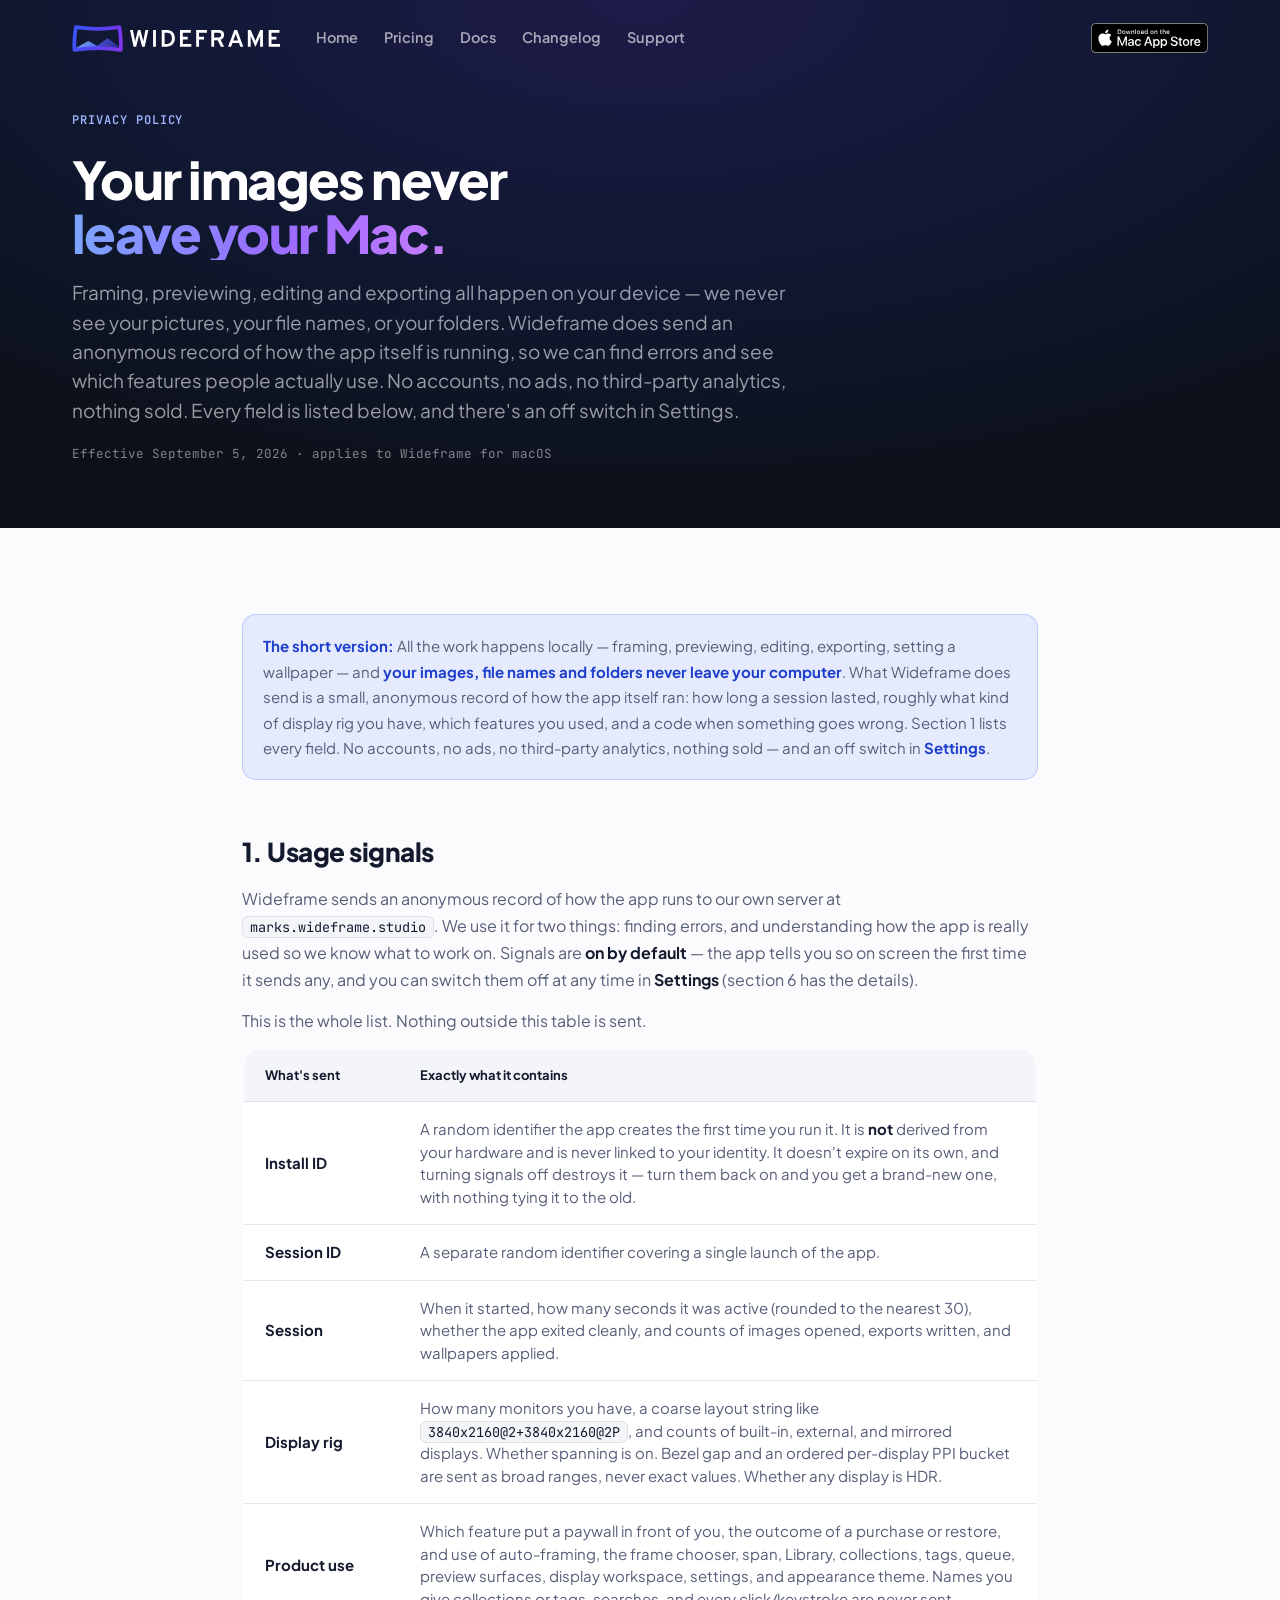
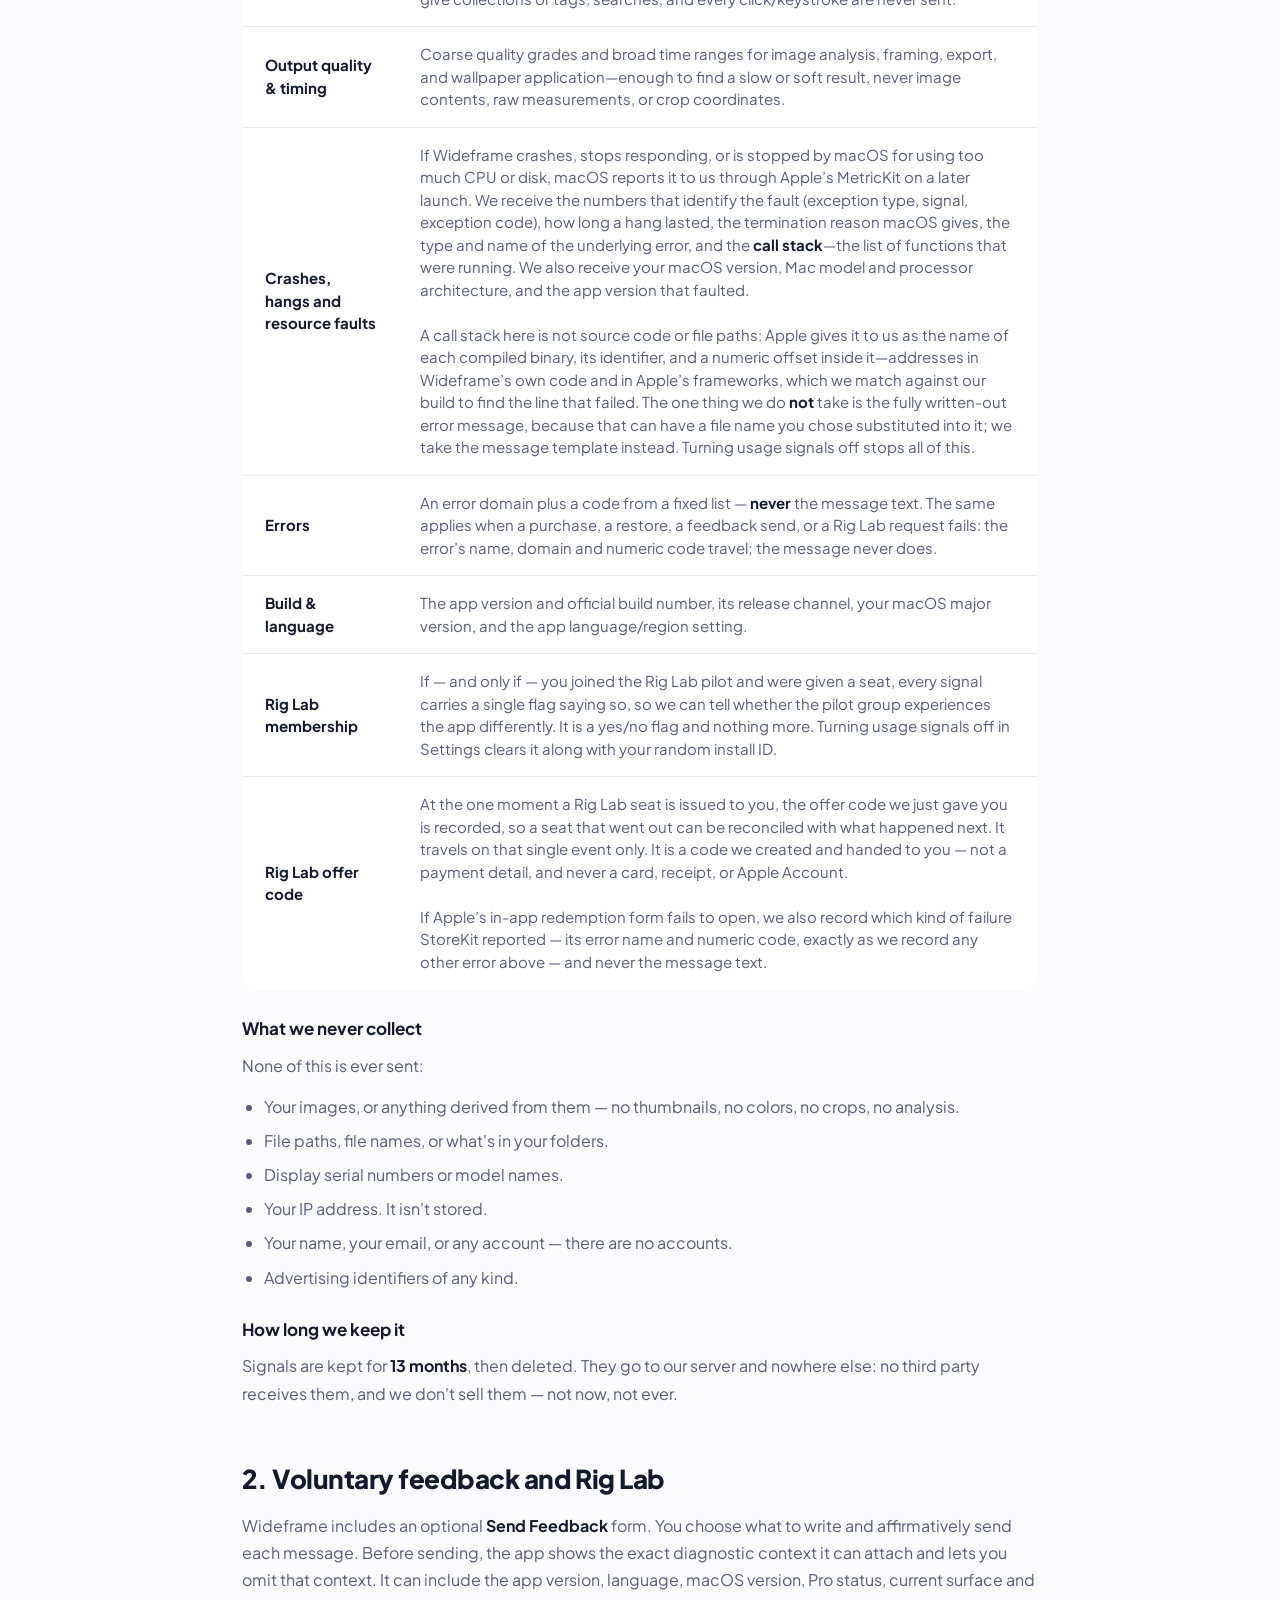
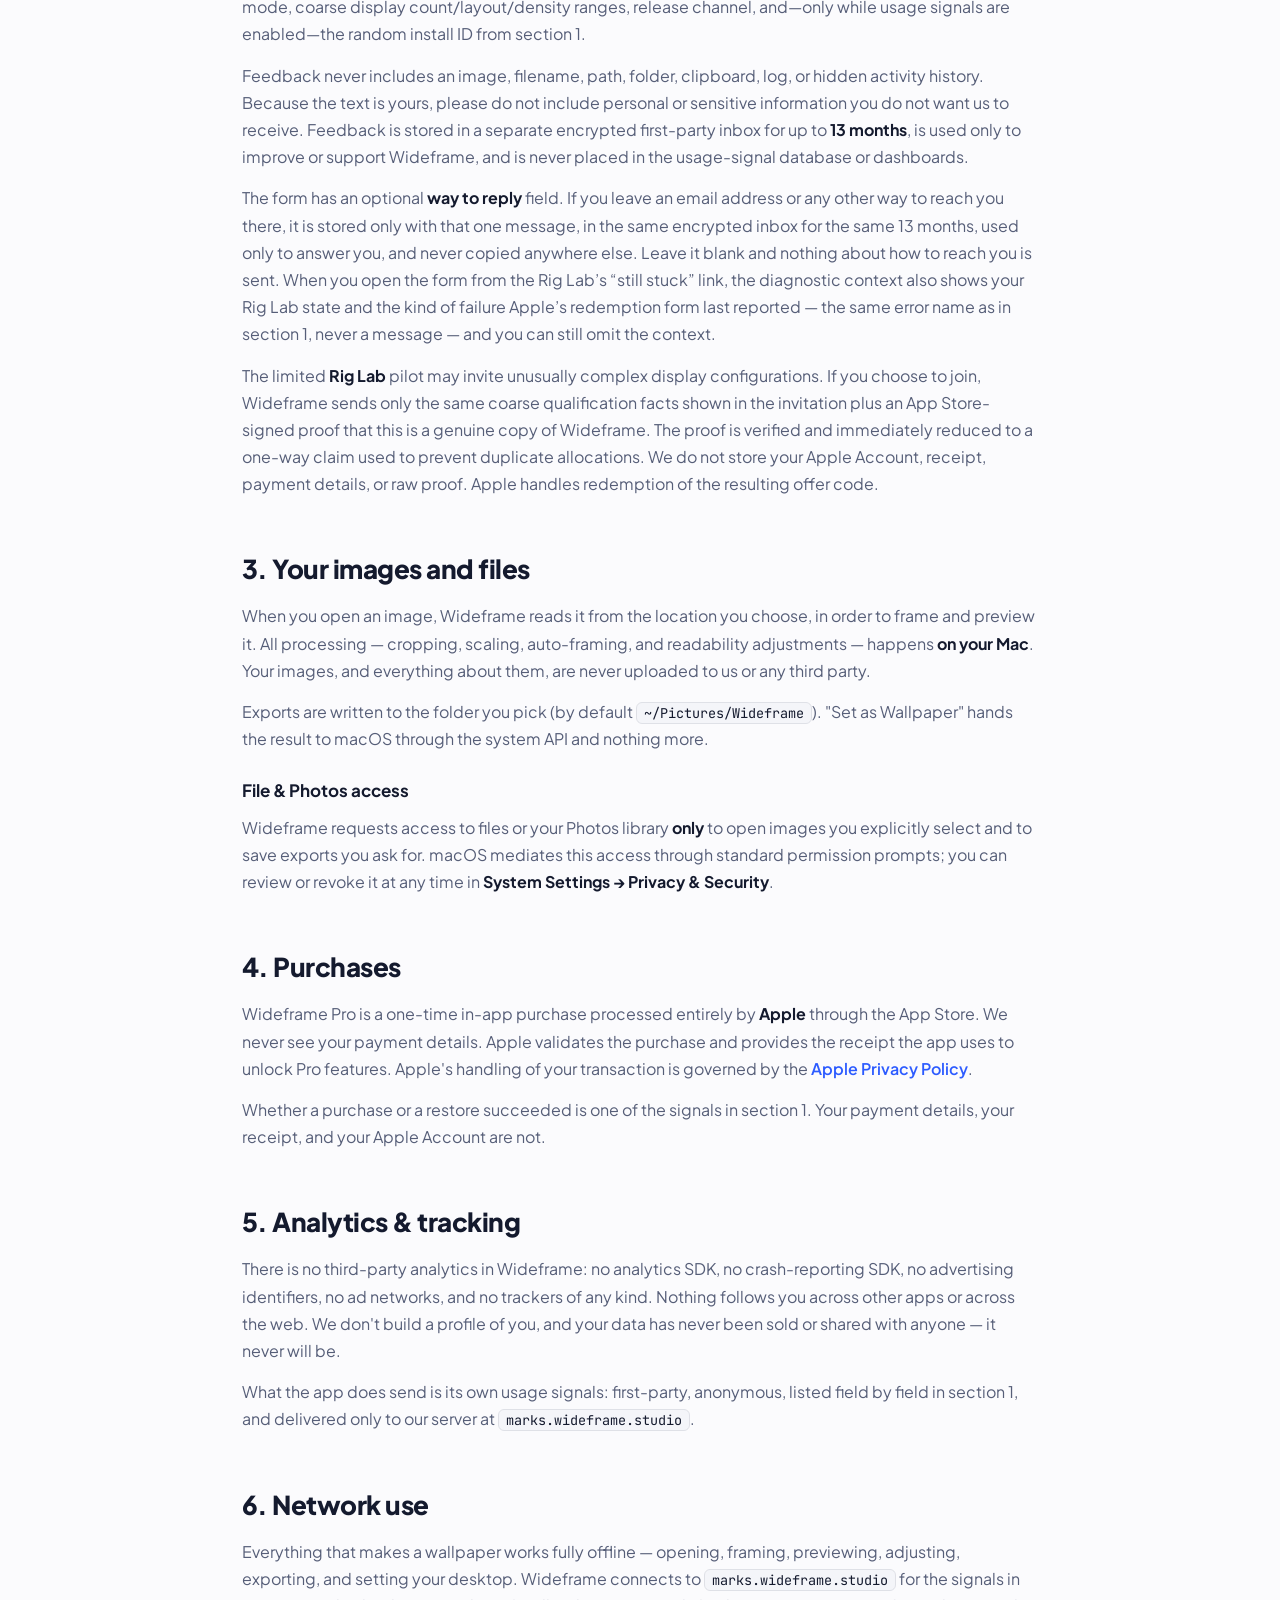
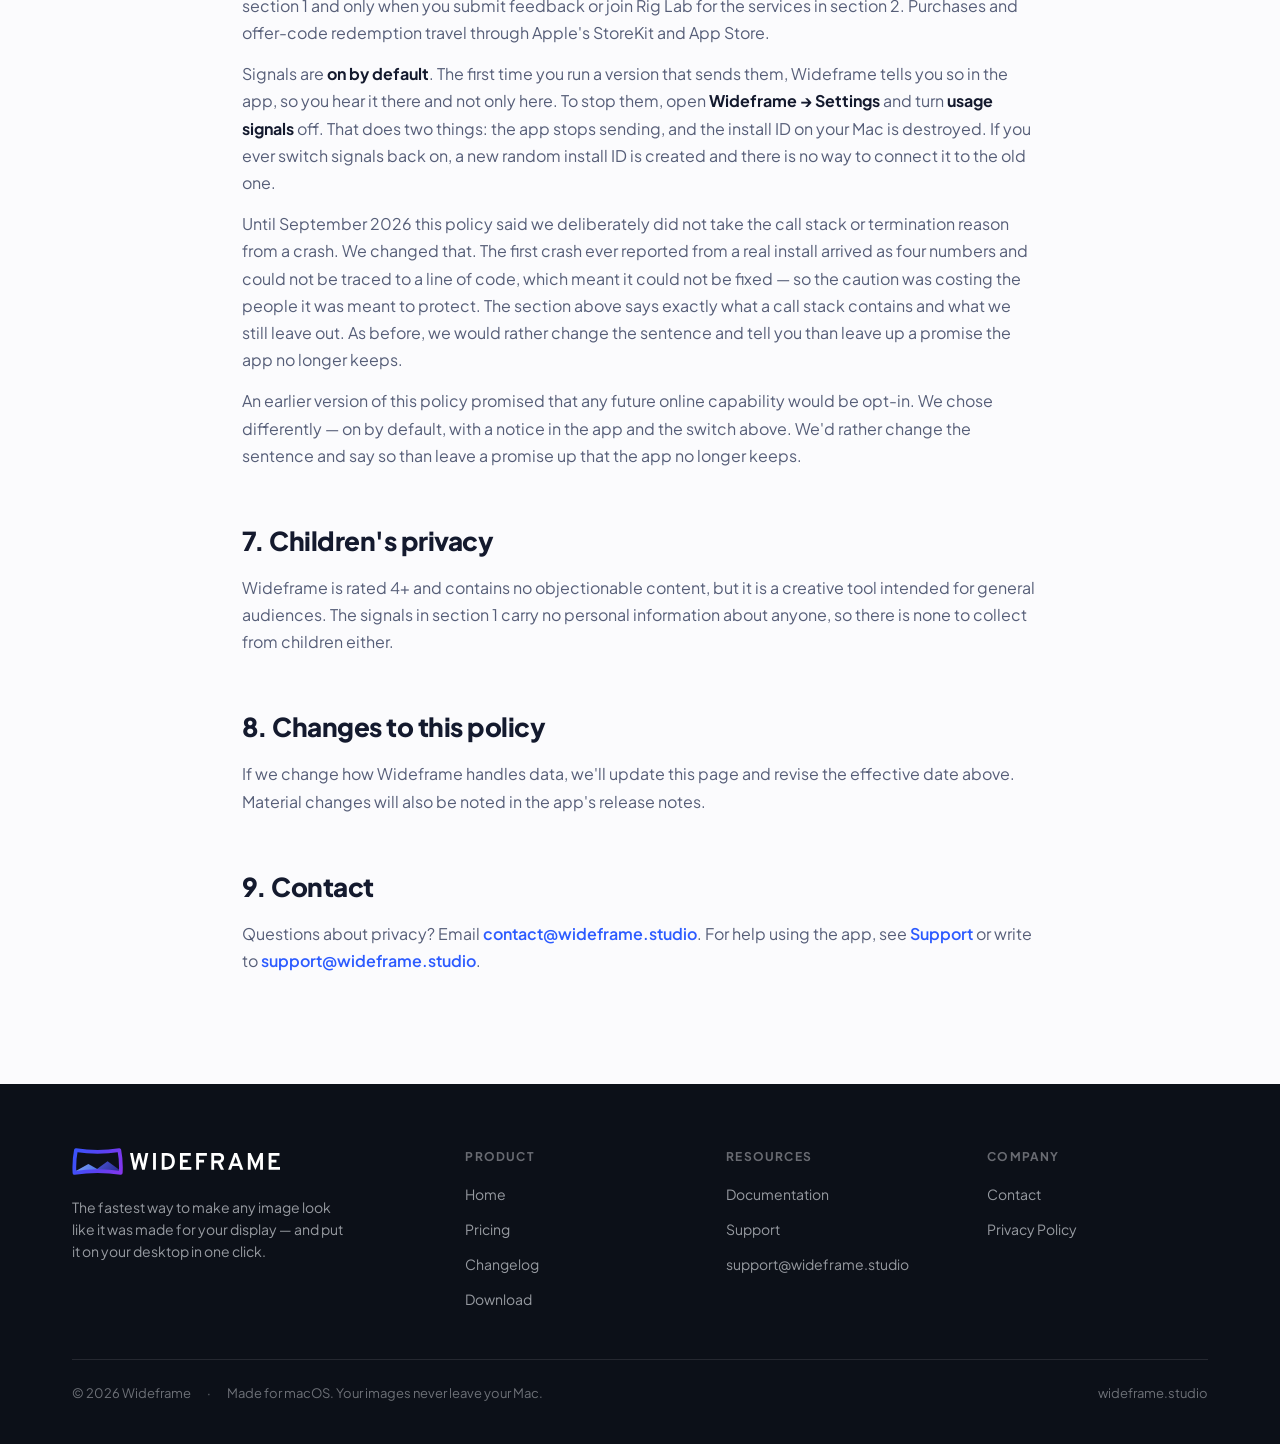
<file: privacy.html>
<!DOCTYPE html>
<html lang="en">
<head>
<meta charset="UTF-8" />
<meta name="viewport" content="width=device-width, initial-scale=1.0" />
<title>Wideframe — Privacy Policy</title>
<meta name="description" content="Wideframe frames your images entirely on your Mac — they never leave your device. No accounts, no third-party analytics, no ads, no tracking. The app sends anonymous usage signals you can switch off in Settings." />
<link rel="stylesheet" href="colors_and_type.css" />
<link rel="stylesheet" href="site.css" />
</head>
<body>

<div class="page-head on-dark">
  <div class="wrap">
    <nav class="nav">
      <a class="brand" href="/"><img class="lockup" src="assets/wideframe-lockup-white.svg" alt="Wideframe"></a>
      <span class="links">
        <a href="/">Home</a><a href="/pricing">Pricing</a><a href="/docs">Docs</a><a href="/changelog">Changelog</a><a href="/support">Support</a>
      </span>
      <span class="right"><a class="mas-badge sm" href="https://apps.apple.com/us/app/wideframe/id6757974324?mt=12&uo=4" target="_blank" rel="noopener"><img src="assets/mac-app-store-badge.svg" alt="Download on the Mac App Store"></a></span>
    </nav>
  </div>
  <div class="wrap"><div class="ph-inner">
    <span class="eyebrow" style="color:#9FB4FF">Privacy Policy</span>
    <h1>Your images never <span class="g">leave your Mac.</span></h1>
    <p>Framing, previewing, editing and exporting all happen on your device — we never see your pictures, your file names, or your folders. Wideframe does send an anonymous record of how the app itself is running, so we can find errors and see which features people actually use. No accounts, no ads, no third-party analytics, nothing sold. Every field is listed below, and there's an off switch in Settings.</p>
    <div class="ph-meta">Effective September 5, 2026 · applies to Wideframe for macOS</div>
  </div></div>
</div>

<section class="prose">
  <div class="wrap-narrow">
    <div class="callout"><p><b>The short version:</b> All the work happens locally — framing, previewing, editing, exporting, setting a wallpaper — and <b>your images, file names and folders never leave your computer</b>. What Wideframe does send is a small, anonymous record of how the app itself ran: how long a session lasted, roughly what kind of display rig you have, which features you used, and a code when something goes wrong. Section 1 lists every field. No accounts, no ads, no third-party analytics, nothing sold — and an off switch in <b>Settings</b>.</p></div>

    <h2>1. Usage signals</h2>
    <p>Wideframe sends an anonymous record of how the app runs to our own server at <code>marks.wideframe.studio</code>. We use it for two things: finding errors, and understanding how the app is really used so we know what to work on. Signals are <b>on by default</b> — the app tells you so on screen the first time it sends any, and you can switch them off at any time in <b>Settings</b> (section 6 has the details).</p>
    <p>This is the whole list. Nothing outside this table is sent.</p>

    <table class="ptable">
      <thead>
        <tr>
          <th>What's sent</th>
          <th>Exactly what it contains</th>
        </tr>
      </thead>
      <tbody>
        <tr><td class="feat"><b>Install ID</b></td><td class="feat">A random identifier the app creates the first time you run it. It is <b>not</b> derived from your hardware and is never linked to your identity. It doesn't expire on its own, and turning signals off destroys it — turn them back on and you get a brand-new one, with nothing tying it to the old.</td></tr>
        <tr><td class="feat"><b>Session ID</b></td><td class="feat">A separate random identifier covering a single launch of the app.</td></tr>
        <tr><td class="feat"><b>Session</b></td><td class="feat">When it started, how many seconds it was active (rounded to the nearest 30), whether the app exited cleanly, and counts of images opened, exports written, and wallpapers applied.</td></tr>
        <tr><td class="feat"><b>Display rig</b></td><td class="feat">How many monitors you have, a coarse layout string like <code>3840x2160@2+3840x2160@2P</code>, and counts of built-in, external, and mirrored displays. Whether spanning is on. Bezel gap and an ordered per-display PPI bucket are sent as broad ranges, never exact values. Whether any display is HDR.</td></tr>
        <tr><td class="feat"><b>Product use</b></td><td class="feat">Which feature put a paywall in front of you, the outcome of a purchase or restore, and use of auto-framing, the frame chooser, span, Library, collections, tags, queue, preview surfaces, display workspace, settings, and appearance theme. Names you give collections or tags, searches, and every click/keystroke are never sent.</td></tr>
        <tr><td class="feat"><b>Output quality &amp; timing</b></td><td class="feat">Coarse quality grades and broad time ranges for image analysis, framing, export, and wallpaper application—enough to find a slow or soft result, never image contents, raw measurements, or crop coordinates.</td></tr>
        <tr><td class="feat"><b>Crashes, hangs and resource faults</b></td><td class="feat">If Wideframe crashes, stops responding, or is stopped by macOS for using too much CPU or disk, macOS reports it to us through Apple&rsquo;s MetricKit on a later launch. We receive the numbers that identify the fault (exception type, signal, exception code), how long a hang lasted, the termination reason macOS gives, the type and name of the underlying error, and the <b>call stack</b>&mdash;the list of functions that were running. We also receive your macOS version, Mac model and processor architecture, and the app version that faulted.<br><br>A call stack here is not source code or file paths: Apple gives it to us as the name of each compiled binary, its identifier, and a numeric offset inside it&mdash;addresses in Wideframe&rsquo;s own code and in Apple&rsquo;s frameworks, which we match against our build to find the line that failed. The one thing we do <b>not</b> take is the fully written-out error message, because that can have a file name you chose substituted into it; we take the message template instead. Turning usage signals off stops all of this.</td></tr>
        <tr><td class="feat"><b>Errors</b></td><td class="feat">An error domain plus a code from a fixed list — <b>never</b> the message text. The same applies when a purchase, a restore, a feedback send, or a Rig Lab request fails: the error&rsquo;s name, domain and numeric code travel; the message never does.</td></tr>
        <tr><td class="feat"><b>Build &amp; language</b></td><td class="feat">The app version and official build number, its release channel, your macOS major version, and the app language/region setting.</td></tr>
        <tr><td class="feat"><b>Rig Lab membership</b></td><td class="feat">If — and only if — you joined the Rig Lab pilot and were given a seat, every signal carries a single flag saying so, so we can tell whether the pilot group experiences the app differently. It is a yes/no flag and nothing more. Turning usage signals off in Settings clears it along with your random install ID.</td></tr>
        <tr><td class="feat"><b>Rig Lab offer code</b></td><td class="feat">At the one moment a Rig Lab seat is issued to you, the offer code we just gave you is recorded, so a seat that went out can be reconciled with what happened next. It travels on that single event only. It is a code we created and handed to you — not a payment detail, and never a card, receipt, or Apple Account.<br><br>If Apple&rsquo;s in-app redemption form fails to open, we also record which kind of failure StoreKit reported &mdash; its error name and numeric code, exactly as we record any other error above &mdash; and never the message text.</td></tr>
      </tbody>
    </table>

    <h3>What we never collect</h3>
    <p>None of this is ever sent:</p>
    <ul>
      <li>Your images, or anything derived from them — no thumbnails, no colors, no crops, no analysis.</li>
      <li>File paths, file names, or what's in your folders.</li>
      <li>Display serial numbers or model names.</li>
      <li>Your IP address. It isn't stored.</li>
      <li>Your name, your email, or any account — there are no accounts.</li>
      <li>Advertising identifiers of any kind.</li>
    </ul>

    <h3>How long we keep it</h3>
    <p>Signals are kept for <b>13 months</b>, then deleted. They go to our server and nowhere else: no third party receives them, and we don't sell them — not now, not ever.</p>

    <h2>2. Voluntary feedback and Rig Lab</h2>
    <p>Wideframe includes an optional <b>Send Feedback</b> form. You choose what to write and affirmatively send each message. Before sending, the app shows the exact diagnostic context it can attach and lets you omit that context. It can include the app version, language, macOS version, Pro status, current surface and mode, coarse display count/layout/density ranges, release channel, and—only while usage signals are enabled—the random install ID from section 1.</p>
    <p>Feedback never includes an image, filename, path, folder, clipboard, log, or hidden activity history. Because the text is yours, please do not include personal or sensitive information you do not want us to receive. Feedback is stored in a separate encrypted first-party inbox for up to <b>13 months</b>, is used only to improve or support Wideframe, and is never placed in the usage-signal database or dashboards.</p>
    <p>The form has an optional <b>way to reply</b> field. If you leave an email address or any other way to reach you there, it is stored only with that one message, in the same encrypted inbox for the same 13 months, used only to answer you, and never copied anywhere else. Leave it blank and nothing about how to reach you is sent. When you open the form from the Rig Lab&rsquo;s &ldquo;still stuck&rdquo; link, the diagnostic context also shows your Rig Lab state and the kind of failure Apple&rsquo;s redemption form last reported &mdash; the same error name as in section 1, never a message &mdash; and you can still omit the context.</p>
    <p>The limited <b>Rig Lab</b> pilot may invite unusually complex display configurations. If you choose to join, Wideframe sends only the same coarse qualification facts shown in the invitation plus an App Store-signed proof that this is a genuine copy of Wideframe. The proof is verified and immediately reduced to a one-way claim used to prevent duplicate allocations. We do not store your Apple Account, receipt, payment details, or raw proof. Apple handles redemption of the resulting offer code.</p>

    <h2>3. Your images and files</h2>
    <p>When you open an image, Wideframe reads it from the location you choose, in order to frame and preview it. All processing — cropping, scaling, auto-framing, and readability adjustments — happens <b>on your Mac</b>. Your images, and everything about them, are never uploaded to us or any third party.</p>
    <p>Exports are written to the folder you pick (by default <code>~/Pictures/Wideframe</code>). "Set as Wallpaper" hands the result to macOS through the system API and nothing more.</p>

    <h3>File &amp; Photos access</h3>
    <p>Wideframe requests access to files or your Photos library <b>only</b> to open images you explicitly select and to save exports you ask for. macOS mediates this access through standard permission prompts; you can review or revoke it at any time in <b>System Settings → Privacy &amp; Security</b>.</p>

    <h2>4. Purchases</h2>
    <p>Wideframe Pro is a one-time in-app purchase processed entirely by <b>Apple</b> through the App Store. We never see your payment details. Apple validates the purchase and provides the receipt the app uses to unlock Pro features. Apple's handling of your transaction is governed by the <a class="lnk" href="https://www.apple.com/legal/privacy/">Apple Privacy Policy</a>.</p>
    <p>Whether a purchase or a restore succeeded is one of the signals in section 1. Your payment details, your receipt, and your Apple Account are not.</p>

    <h2>5. Analytics &amp; tracking</h2>
    <p>There is no third-party analytics in Wideframe: no analytics SDK, no crash-reporting SDK, no advertising identifiers, no ad networks, and no trackers of any kind. Nothing follows you across other apps or across the web. We don't build a profile of you, and your data has never been sold or shared with anyone — it never will be.</p>
    <p>What the app does send is its own usage signals: first-party, anonymous, listed field by field in section 1, and delivered only to our server at <code>marks.wideframe.studio</code>.</p>

    <h2>6. Network use</h2>
    <p>Everything that makes a wallpaper works fully offline — opening, framing, previewing, adjusting, exporting, and setting your desktop. Wideframe connects to <code>marks.wideframe.studio</code> for the signals in section 1 and only when you submit feedback or join Rig Lab for the services in section 2. Purchases and offer-code redemption travel through Apple's StoreKit and App Store.</p>
    <p>Signals are <b>on by default</b>. The first time you run a version that sends them, Wideframe tells you so in the app, so you hear it there and not only here. To stop them, open <b>Wideframe → Settings</b> and turn <b>usage signals</b> off. That does two things: the app stops sending, and the install ID on your Mac is destroyed. If you ever switch signals back on, a new random install ID is created and there is no way to connect it to the old one.</p>
    <p>Until September 2026 this policy said we deliberately did not take the call stack or termination reason from a crash. We changed that. The first crash ever reported from a real install arrived as four numbers and could not be traced to a line of code, which meant it could not be fixed &mdash; so the caution was costing the people it was meant to protect. The section above says exactly what a call stack contains and what we still leave out. As before, we would rather change the sentence and tell you than leave up a promise the app no longer keeps.</p>
    <p>An earlier version of this policy promised that any future online capability would be opt-in. We chose differently — on by default, with a notice in the app and the switch above. We'd rather change the sentence and say so than leave a promise up that the app no longer keeps.</p>

    <h2>7. Children's privacy</h2>
    <p>Wideframe is rated 4+ and contains no objectionable content, but it is a creative tool intended for general audiences. The signals in section 1 carry no personal information about anyone, so there is none to collect from children either.</p>

    <h2>8. Changes to this policy</h2>
    <p>If we change how Wideframe handles data, we'll update this page and revise the effective date above. Material changes will also be noted in the app's release notes.</p>

    <h2>9. Contact</h2>
    <p>Questions about privacy? Email <a class="lnk" href="mailto:contact@wideframe.studio">contact@wideframe.studio</a>. For help using the app, see <a class="lnk" href="/support">Support</a> or write to <a class="lnk" href="mailto:support@wideframe.studio">support@wideframe.studio</a>.</p>
  </div>
</section>

<footer class="footer">
  <div class="wrap">
    <div class="cols">
      <div><span class="brand"><img class="lockup" src="assets/wideframe-lockup-white.svg" alt="Wideframe"></span>
        <p class="tag">The fastest way to make any image look like it was made for your display — and put it on your desktop in one click.</p></div>
      <div><h5>Product</h5><ul><li><a href="/">Home</a></li><li><a href="/pricing">Pricing</a></li><li><a href="/changelog">Changelog</a></li><li><a href="https://apps.apple.com/us/app/wideframe/id6757974324?mt=12&uo=4" target="_blank" rel="noopener">Download</a></li></ul></div>
      <div><h5>Resources</h5><ul><li><a href="/docs">Documentation</a></li><li><a href="/support">Support</a></li><li><a href="mailto:support@wideframe.studio">support@wideframe.studio</a></li></ul></div>
      <div><h5>Company</h5><ul><li><a href="mailto:contact@wideframe.studio">Contact</a></li><li><a href="/privacy">Privacy Policy</a></li></ul></div>
    </div>
    <div class="base"><span>© 2026 Wideframe</span><span>·</span><span>Made for macOS. Your images never leave your Mac.</span><span class="sp">wideframe.studio</span></div>
  </div>
</footer>

</body>
</html>
</file>
<file: colors_and_type.css>
/* ============================================================================
   WIDEFRAME — Colors & Type  ·  "Aurora"
   ----------------------------------------------------------------------------
   A bright, optimistic, premium-consumer identity built around the new logo:
   a curved ultrawide frame cradling layered mountains, washed in an electric
   blue→violet gradient.

   The system runs on two stages:
     · LIGHT CHROME  — the app shell & marketing. Airy, paper-white, ink text.
     · DARK CANVAS   — the editor stage where wallpapers live and pop.
   The blue→violet gradient is the through-line that unifies both.

   FONT NOTE: the macOS app ships Apple system fonts. For web we substitute the
   nearest matches to the logo's geometry from Google Fonts:
     · Plus Jakarta Sans → display / UI  (geometric, friendly, double-story 'a')
     · JetBrains Mono    → data / pixels  (precise, technical)
   Swap these out if true brand fonts are provided.
   ============================================================================ */

@import url('https://fonts.googleapis.com/css2?family=Plus+Jakarta+Sans:wght@400;500;600;700;800&family=JetBrains+Mono:wght@400;500;600;700&family=Overpass:wght@600;700;800;900&display=swap');

:root {
  /* ─── BRAND ─────────────────────────────────────────────────────────────
     The logo gradient, decomposed. Blue is the workhorse interactive color;
     the full gradient is the hero / brand signature. */
  --wf-blue:      #2C5BFF;   /* primary interactive: links, focus, selection  */
  --wf-blue-700:  #1E3FCC;   /* pressed / deep                                */
  --wf-blue-300:  #6E8CFF;   /* hover / light                                 */
  --wf-indigo:    #5A41F2;   /* gradient midpoint                             */
  --wf-violet:    #9A30EA;   /* gradient terminus                             */
  --wf-brand-tint:  rgba(44, 91, 255, 0.10);   /* soft blue fill              */
  --wf-violet-tint: rgba(154, 48, 234, 0.10);

  --wf-gradient:      linear-gradient(100deg, #2C5BFF 0%, #5A41F2 52%, #9A30EA 100%); /* @kind color */
  --wf-gradient-rev:  linear-gradient(100deg, #9A30EA 0%, #5A41F2 48%, #2C5BFF 100%); /* @kind color */
  --wf-gradient-soft: linear-gradient(100deg, rgba(44,91,255,0.12), rgba(154,48,234,0.12)); /* @kind color */
  --wf-gradient-glow: radial-gradient(120% 140% at 50% 0%, rgba(90,65,242,0.22) 0%, rgba(44,91,255,0.10) 40%, transparent 70%); /* @kind color */

  /* Mountain / illustration palette (decorative, from the mark) */
  --wf-peak-1: #7FA2F2;
  --wf-peak-2: #4E72E6;
  --wf-peak-3: #2A2A8C;

  /* ─── LIGHT CHROME — neutrals ───────────────────────────────────────────
     Cool paper whites with a faint blue undertone, so the chrome feels of a
     piece with the brand rather than clinically grey. */
  --wf-paper:       #FBFBFD;   /* app background                              */
  --wf-surface:     #FFFFFF;   /* cards, panels, popovers                     */
  --wf-surface-2:   #F4F5F9;   /* insets, hovered rows, tracks                */
  --wf-surface-3:   #EAECF3;   /* pressed, selected wash                      */
  --wf-line:        rgba(20, 26, 46, 0.09);   /* hairline borders             */
  --wf-line-strong: rgba(20, 26, 46, 0.16);

  /* Ink — text on light */
  --wf-ink:        #141A2E;    /* primary (matches the wordmark)              */
  --wf-ink-muted:  #565E78;    /* secondary, labels                          */
  --wf-ink-subtle: #8A92A8;    /* tertiary, placeholders                     */
  --wf-ink-ghost:  #B9BFD0;    /* faintest, disabled                         */

  /* ─── DARK CANVAS — the editor stage ────────────────────────────────────
     Deep ink-navy where the user's imagery is the star. */
  --wf-canvas:      #0C1018;
  --wf-canvas-2:    #141A26;   /* raised panels over canvas                   */
  --wf-canvas-3:    #1E2533;   /* controls on canvas                          */
  --wf-canvas-line: rgba(255, 255, 255, 0.10);
  --wf-on-canvas:        #F4F6FB;
  --wf-on-canvas-muted:  rgba(244, 246, 251, 0.60);
  --wf-on-canvas-subtle: rgba(244, 246, 251, 0.38);

  /* ─── SEMANTIC ──────────────────────────────────────────────────────────*/
  --wf-success:    #12B886;
  --wf-success-bg: rgba(18, 184, 134, 0.12);
  --wf-warning:    #F08C2E;   /* "below 5120×1440" guidance                   */
  --wf-warning-bg: rgba(240, 140, 46, 0.12);
  --wf-danger:     #E8453C;
  --wf-danger-bg:  rgba(232, 69, 60, 0.12);
  --wf-info:       var(--wf-blue);

  /* ─── TYPOGRAPHY ────────────────────────────────────────────────────────*/
  --wf-font-display: 'Plus Jakarta Sans', -apple-system, system-ui, sans-serif;
  --wf-font-ui:      'Plus Jakarta Sans', -apple-system, system-ui, sans-serif;
  --wf-font-mono:    'JetBrains Mono', 'SF Mono', ui-monospace, 'Menlo', monospace;
  /* Brand wordmark — "WIDEFRAME" set in Overpass Bold, uppercase, lightly tracked.
     Use ONLY for the logo lockup, never for UI or body copy. */
  --wf-font-wordmark: 'Overpass', var(--wf-font-display);
  --wf-wordmark-tracking: 0.045em;

  --wf-text-hero:    34px;
  --wf-text-title:   24px;
  --wf-text-section: 16px;
  --wf-text-card:    15px;
  --wf-text-body:    14px;
  --wf-text-small:   13px;
  --wf-text-micro:   11px;
  --wf-text-data:    13px;

  --wf-weight-regular: 400;
  --wf-weight-medium:  500;
  --wf-weight-semi:    600;
  --wf-weight-bold:    700;
  --wf-weight-x:       800;

  --wf-leading-tight: 1.12;
  --wf-leading-snug:  1.35;
  --wf-leading-body:  1.55;
  --wf-tracking-eyebrow: 0.13em;
  --wf-tracking-tight:  -0.02em;

  /* ─── SPACING — 4px base ────────────────────────────────────────────────*/
  --wf-space-1: 4px;  --wf-space-2: 8px;  --wf-space-3: 12px; --wf-space-4: 16px;
  --wf-space-5: 20px; --wf-space-6: 24px; --wf-space-8: 32px; --wf-space-10: 40px;
  --wf-space-12: 48px;

  /* ─── RADII — friendlier & rounder than v1 ──────────────────────────────*/
  --wf-radius-xs:  6px;
  --wf-radius-sm:  10px;
  --wf-radius-md:  14px;
  --wf-radius-lg:  18px;
  --wf-radius-xl:  24px;
  --wf-radius-pill: 999px;

  /* ─── ELEVATION — soft, true-to-light shadows + brand glow ──────────────*/
  --wf-shadow-sm: 0 1px 2px rgba(20,26,46,0.06), 0 1px 3px rgba(20,26,46,0.07);
  --wf-shadow-md: 0 4px 12px rgba(20,26,46,0.07), 0 2px 6px rgba(20,26,46,0.05);
  --wf-shadow-lg: 0 24px 60px rgba(20,26,46,0.16), 0 8px 24px rgba(20,26,46,0.08);
  --wf-shadow-brand: 0 8px 22px rgba(44,91,255,0.32);
  --wf-ring: 0 0 0 3px rgba(44,91,255,0.20);

  /* ─── MOTION ────────────────────────────────────────────────────────────*/
  --wf-ease:     cubic-bezier(0.2, 0.8, 0.2, 1); /* @kind other */
  --wf-ease-out: cubic-bezier(0.16, 1, 0.3, 1); /* @kind other */
  --wf-dur-fast: 120ms; /* @kind other */ --wf-dur-base: 190ms; /* @kind other */ --wf-dur-slow: 300ms; /* @kind other */


  /* ════════════════════════════════════════════════════════════════════════
     LEGACY ALIASES — keep the original (v1 "Cinematic Dusk") macOS UI kit
     rendering on-brand under the new palette. Prefer the Aurora tokens above
     for all new work; these will be removed once the kit is rebuilt as Studio.
     ════════════════════════════════════════════════════════════════════════ */
  --wf-fg: var(--wf-on-canvas);
  --wf-fg-muted: var(--wf-on-canvas-muted);
  --wf-fg-subtle: var(--wf-on-canvas-subtle);
  --wf-fg-ghost: rgba(244,246,251,0.22);
  --wf-surface-1: #11151F;
  --wf-surface-4: #2B3447;
  --wf-frame: var(--wf-blue);
  --wf-frame-bright: var(--wf-blue-300);
  --wf-frame-deep: var(--wf-blue-700);
  --wf-frame-ghost: var(--wf-brand-tint);
  --wf-line-frame: rgba(44,91,255,0.45);
  --wf-solar: #6E8CFF; --wf-coral: #5A41F2; --wf-blush: #9A30EA; --wf-dusk: #5A41F2;
  --wf-horizon: var(--wf-gradient);
  --wf-horizon-soft: var(--wf-gradient);
  --wf-horizon-glow: var(--wf-gradient-glow);
  --wf-glow-frame: 0 0 0 1px rgba(44,91,255,0.5), 0 6px 24px rgba(44,91,255,0.28);
  --wf-glow-sunset: var(--wf-shadow-brand);
  --wf-shadow-inset: inset 0 1px 0 rgba(255,255,255,0.04);
}

/* ============================================================================
   SEMANTIC TYPE CLASSES  (default to ink; use *.on-canvas inside dark stages)
   ============================================================================ */
.wf-hero {
  font-family: var(--wf-font-display); font-size: var(--wf-text-hero);
  font-weight: var(--wf-weight-x); line-height: var(--wf-leading-tight);
  letter-spacing: var(--wf-tracking-tight); color: var(--wf-ink);
}
.wf-title {
  font-family: var(--wf-font-display); font-size: var(--wf-text-title);
  font-weight: var(--wf-weight-bold); line-height: var(--wf-leading-tight);
  letter-spacing: var(--wf-tracking-tight); color: var(--wf-ink);
}
.wf-section {
  font-family: var(--wf-font-ui); font-size: var(--wf-text-section);
  font-weight: var(--wf-weight-semi); line-height: var(--wf-leading-snug); color: var(--wf-ink);
}
.wf-card-title {
  font-family: var(--wf-font-ui); font-size: var(--wf-text-card);
  font-weight: var(--wf-weight-semi); color: var(--wf-ink);
}
.wf-body {
  font-family: var(--wf-font-ui); font-size: var(--wf-text-body);
  font-weight: var(--wf-weight-regular); line-height: var(--wf-leading-body); color: var(--wf-ink-muted);
}
.wf-label {
  font-family: var(--wf-font-ui); font-size: var(--wf-text-small);
  font-weight: var(--wf-weight-medium); color: var(--wf-ink-muted);
}
.wf-eyebrow {
  font-family: var(--wf-font-ui); font-size: var(--wf-text-micro);
  font-weight: var(--wf-weight-bold); text-transform: uppercase;
  letter-spacing: var(--wf-tracking-eyebrow); color: var(--wf-ink-subtle);
}
.wf-data {
  font-family: var(--wf-font-mono); font-size: var(--wf-text-data);
  font-weight: var(--wf-weight-medium); font-feature-settings: 'tnum' 1; color: var(--wf-ink);
}
.wf-gradient-text {
  background: var(--wf-gradient); -webkit-background-clip: text; background-clip: text;
  -webkit-text-fill-color: transparent; color: transparent;
}
</file>
<file: site.css>
/* ============================================================================
   Wideframe — marketing site (wideframe.studio)
   Shared chrome: nav, footer, buttons, sections, the Studio preview widget.
   Tokens + fonts from ../colors_and_type.css (Aurora).
   ============================================================================ */

* { box-sizing: border-box; margin: 0; padding: 0; }
html { scroll-behavior: smooth; }
body { font-family: var(--wf-font-ui); color: var(--wf-ink); background: var(--wf-paper);
  -webkit-font-smoothing: antialiased; line-height: 1.5; }
a { text-decoration: none; color: inherit; }
img { display: block; max-width: 100%; }
::selection { background: rgba(44,91,255,.18); }

.wrap { max-width: 1200px; margin: 0 auto; padding: 0 32px; }
.wrap-narrow { max-width: 860px; margin: 0 auto; padding: 0 32px; }

/* ── Buttons ──────────────────────────────────────────────────────────── */
.btn { display: inline-flex; align-items: center; justify-content: center; gap: 9px;
  font-weight: 700; font-size: 14.5px; padding: 11px 20px; border-radius: 999px;
  cursor: pointer; transition: all .18s; white-space: nowrap; border: 1px solid transparent; }
.btn.grad { background: var(--wf-gradient); color: #fff; box-shadow: var(--wf-shadow-brand); }
.btn.grad:hover { filter: brightness(1.05); transform: translateY(-1px); }
.btn.ghost { background: var(--wf-surface); color: var(--wf-ink); border-color: var(--wf-line-strong); }
.btn.ghost:hover { border-color: var(--wf-ink-subtle); }
.btn.lg { font-size: 15.5px; padding: 14px 26px; }
/* Official Apple "Download on the Mac App Store" badge — unmodified per
   Apple's marketing guidelines, sized by height only. */
.mas-badge { display: inline-flex; align-items: center; transition: transform .18s; }
.mas-badge:hover { transform: translateY(-1px); }
.mas-badge img { display: block; width: auto; height: 40px; }
.mas-badge.sm img { height: 30px; }
.mas-badge.lg img { height: 48px; }
/* on dark stages */
.on-dark .btn.ghost { background: rgba(255,255,255,.08); color: #fff; border-color: rgba(255,255,255,.18); }
.on-dark .btn.ghost:hover { background: rgba(255,255,255,.14); }

.pricetag { font-family: var(--wf-font-mono); font-size: 12.5px; color: var(--wf-ink-subtle); }
.pricetag b { color: var(--wf-ink-muted); }
.on-dark .pricetag { color: rgba(244,246,251,.55); }
.on-dark .pricetag b { color: rgba(244,246,251,.85); }

.eyebrow { font-family: var(--wf-font-mono); font-size: 12px; font-weight: 600; letter-spacing: .08em;
  text-transform: uppercase; color: var(--wf-blue); }

/* ── Top nav ──────────────────────────────────────────────────────────── */
.nav { display: flex; align-items: center; gap: 28px; height: 76px; }
.brand { display: inline-flex; align-items: center; gap: 11px; }
.brand img { width: 30px; height: auto; }
.brand .lockup { height: 27px; width: auto; }
.brand .wm { font-family: var(--wf-font-wordmark); font-weight: 700; font-size: 19px;
  text-transform: uppercase; letter-spacing: var(--wf-wordmark-tracking); }
.nav .links { display: flex; gap: 26px; margin-left: 8px; }
.nav .links a { font-size: 14.5px; font-weight: 600; color: var(--wf-ink-muted); transition: color .15s; }
.nav .links a:hover, .nav .links a.on { color: var(--wf-ink); }
.nav .right { margin-left: auto; display: flex; align-items: center; gap: 16px; }
.on-dark .nav .links a { color: rgba(244,246,251,.66); }
.on-dark .nav .links a:hover, .on-dark .nav .links a.on { color: #fff; }
.on-dark .brand .wm { color: #fff; }

/* ── Section scaffolding ──────────────────────────────────────────────── */
section { position: relative; }
.sec-pad { padding: 96px 0; }
.sec-head { max-width: 680px; }
.sec-head.center { margin: 0 auto; text-align: center; }
.sec-head h2 { font-family: var(--wf-font-display); font-size: 42px; font-weight: 800;
  letter-spacing: -.03em; line-height: 1.06; margin-top: 14px; }
.sec-head h2 .g { display: inline-block; background: var(--wf-gradient); -webkit-background-clip: text; background-clip: text; -webkit-text-fill-color: transparent; }
.sec-head p { font-size: 18px; color: var(--wf-ink-muted); margin-top: 18px; line-height: 1.55; }

/* ── Footer ───────────────────────────────────────────────────────────── */
.footer { background: var(--wf-canvas); color: var(--wf-on-canvas); padding: 64px 0 40px; margin-top: 0; }
.footer .cols { display: grid; grid-template-columns: 1.6fr 1fr 1fr 1fr; gap: 40px; }
.footer .brand .wm { color: #fff; }
.footer .tag { font-size: 14px; color: var(--wf-on-canvas-muted); margin-top: 16px; max-width: 280px; line-height: 1.55; }
.footer h5 { font-size: 12px; font-weight: 700; text-transform: uppercase; letter-spacing: .1em;
  color: rgba(244,246,251,.4); margin-bottom: 16px; }
.footer ul { list-style: none; display: flex; flex-direction: column; gap: 11px; }
.footer ul a { font-size: 14px; color: var(--wf-on-canvas-muted); transition: color .15s; }
.footer ul a:hover { color: #fff; }
.footer .base { display: flex; align-items: center; gap: 16px; margin-top: 48px; padding-top: 24px;
  border-top: 1px solid rgba(255,255,255,.1); font-size: 13px; color: rgba(244,246,251,.42); }
.footer .base .sp { margin-left: auto; }
.footer .base a { color: rgba(244,246,251,.42); } .footer .base a:hover { color: #fff; }

/* ════════════════════════════════════════════════════════════════════════
   Studio preview widget — the macOS app window. .ultrawide = 32:9 crop guide.
   ════════════════════════════════════════════════════════════════════════ */
.win { border-radius: 16px; overflow: hidden; background: #0c1018;
  box-shadow: 0 50px 120px -32px rgba(0,0,0,.7), 0 0 0 1px rgba(255,255,255,.06); }
.win-bar { height: 40px; display: flex; align-items: center; gap: 8px; padding: 0 16px;
  background: linear-gradient(180deg, #1a2030, #141a26); border-bottom: 1px solid rgba(255,255,255,.06); }
.tl { width: 12px; height: 12px; border-radius: 50%; }
.tl.r { background: #ff5f57; } .tl.y { background: #febc2e; } .tl.g { background: #28c840; }
.win-title { margin-left: 8px; display: inline-flex; align-items: center; gap: 8px; }
.win-title img { width: 17px; }
.win-title .w { font-family: var(--wf-font-wordmark); font-weight: 700; font-size: 12.5px;
  text-transform: uppercase; letter-spacing: var(--wf-wordmark-tracking); color: #fff; }
.win-title .t { font-size: 11px; font-weight: 700; color: #9FB4FF; background: rgba(44,91,255,.18);
  padding: 2px 8px; border-radius: 999px; letter-spacing: .04em; }
.win-tools { margin-left: auto; display: flex; gap: 16px; color: rgba(255,255,255,.4); }
.win-tools svg { width: 16px; height: 16px; }

.win-body { display: flex; }
.win-canvas { flex: 1; position: relative; overflow: hidden; background: #11151f; min-height: 0; }
.win-canvas .cv { position: absolute; inset: 0; width: 100%; height: 100%; object-fit: cover; }

/* ultra-wide 32:9 crop guide */
.cropbox { position: absolute; left: 6%; right: 6%; top: 50%; transform: translateY(-50%);
  aspect-ratio: 32 / 9; border: 2px solid rgba(255,255,255,.9); border-radius: 3px;
  box-shadow: 0 0 0 100vmax rgba(8,10,16,.46); }
.cropbox .third { position: absolute; top: 0; bottom: 0; width: 1px; background: rgba(255,255,255,.32); }
.cropbox .third.t1 { left: 33.33%; } .cropbox .third.t2 { left: 66.66%; }
.cropbox .horizon { position: absolute; left: 0; right: 0; top: 36%; height: 1.5px;
  background: rgba(44,91,255,.9); box-shadow: 0 0 8px rgba(44,91,255,.5); }
.cropbox .handle { position: absolute; width: 11px; height: 11px; border: 2px solid #fff; border-radius: 50%;
  background: var(--wf-blue); }
.cropbox .handle.tl { top: -6px; left: -6px; } .cropbox .handle.tr { top: -6px; right: -6px; }
.cropbox .handle.bl { bottom: -6px; left: -6px; } .cropbox .handle.br { bottom: -6px; right: -6px; }
.frame-pill { position: absolute; left: 16px; bottom: 15px; display: inline-flex; align-items: center; gap: 7px;
  font-size: 11.5px; font-weight: 700; color: #fff; background: rgba(18,184,134,.92); padding: 6px 12px;
  border-radius: 999px; box-shadow: 0 6px 16px rgba(18,184,134,.35); }
.frame-pill .dot { width: 7px; height: 7px; border-radius: 50%; background: #fff; }

.insp { width: 192px; flex: none; background: #141a26; border-left: 1px solid rgba(255,255,255,.07);
  padding: 18px 17px; display: flex; flex-direction: column; }
.insp .cap { font-size: 9.5px; font-weight: 700; text-transform: uppercase; letter-spacing: .1em;
  color: rgba(244,246,251,.4); margin-bottom: 9px; }
.insp .q { font-family: var(--wf-font-display); font-size: 40px; font-weight: 800; color: var(--wf-success); line-height: 1; }
.insp .qx { display: block; font-size: 11.5px; font-weight: 700; color: var(--wf-success); margin-top: 4px; }
.insp .qbar { height: 5px; border-radius: 3px; background: rgba(255,255,255,.1); margin-top: 11px; overflow: hidden; }
.insp .qbar i { display: block; height: 100%; width: 94%; background: var(--wf-success); border-radius: 3px; }
.insp .sep { height: 1px; background: rgba(255,255,255,.08); margin: 16px 0; }
.insp .row { display: flex; justify-content: space-between; font-size: 11.5px; margin-top: 10px; }
.insp .row .k { color: rgba(244,246,251,.5); }
.insp .row .v { font-family: var(--wf-font-mono); color: #f4f6fb; white-space: nowrap; }
.insp .go { margin-top: auto; text-align: center; font-size: 12px; font-weight: 700; color: #fff;
  padding: 11px; border-radius: 10px; background: var(--wf-gradient); box-shadow: 0 8px 20px rgba(44,91,255,.32); }

/* ════════════════════════════════════════════════════════════════════════
   Inner-page patterns: page header, prose, pricing table, FAQ, docs layout
   ════════════════════════════════════════════════════════════════════════ */
.page-head { background: var(--wf-canvas); background-image: var(--wf-gradient-glow); color: #fff; }
.page-head .ph-inner { padding: 30px 0 64px; max-width: 720px; }
.page-head.center .ph-inner { margin: 0 auto; text-align: center; }
.page-head h1 { font-family: var(--wf-font-display); font-size: 52px; font-weight: 800; letter-spacing: -.03em;
  line-height: 1.04; margin-top: 22px; }
.page-head h1 .g { display: inline-block; background: linear-gradient(100deg,#7AA7FF,#9A6BFF 55%,#C77DFF);
  -webkit-background-clip: text; background-clip: text; -webkit-text-fill-color: transparent; }
.page-head p { font-size: 19px; color: var(--wf-on-canvas-muted); margin-top: 18px; line-height: 1.55; }
.page-head .ph-meta { margin-top: 20px; font-family: var(--wf-font-mono); font-size: 12.5px; color: rgba(244,246,251,.5); }

/* prose (legal / support body) */
.prose { padding: 64px 0 96px; }
.prose h2 { font-family: var(--wf-font-display); font-size: 26px; font-weight: 800; letter-spacing: -.02em;
  margin: 44px 0 14px; padding-top: 8px; }
.prose h2:first-child { margin-top: 0; }
.prose h3 { font-size: 17px; font-weight: 700; margin: 26px 0 10px; }
.prose p { font-size: 16px; color: var(--wf-ink-muted); line-height: 1.7; margin-bottom: 14px; }
.prose ul, .prose ol { margin: 0 0 16px 22px; }
.prose li { font-size: 16px; color: var(--wf-ink-muted); line-height: 1.7; margin-bottom: 7px; }
.prose b, .prose strong { color: var(--wf-ink); font-weight: 700; }
.prose a.lnk { color: var(--wf-blue); font-weight: 600; }
.prose code { font-family: var(--wf-font-mono); font-size: 13.5px; background: var(--wf-surface-2);
  border: 1px solid var(--wf-line); border-radius: 6px; padding: 1px 7px; color: var(--wf-ink); }
.callout { background: var(--wf-brand-tint); border: 1px solid rgba(44,91,255,.2); border-radius: var(--wf-radius-md);
  padding: 18px 20px; margin: 22px 0; }
.callout p { margin: 0; color: var(--wf-ink-muted); font-size: 15px; }
.callout b { color: var(--wf-blue-700); }

/* pricing comparison table */
.ptable { width: 100%; border-collapse: collapse; margin-top: 8px; background: var(--wf-surface);
  border: 1px solid var(--wf-line); border-radius: var(--wf-radius-lg); overflow: hidden; }
.ptable th, .ptable td { padding: 16px 22px; text-align: left; border-bottom: 1px solid var(--wf-line); font-size: 15px; }
.ptable thead th { background: var(--wf-surface-2); font-size: 13px; }
.ptable th.col, .ptable td.col { text-align: center; width: 150px; }
.ptable td.feat { color: var(--wf-ink-muted); } .ptable td.feat b { color: var(--wf-ink); }
.ptable .yes { color: var(--wf-success); } .ptable .no { color: var(--wf-ink-ghost); }
.ptable .col.pro { background: rgba(44,91,255,.04); }
.ptable tr:last-child td { border-bottom: none; }
.ptable td svg, .ptable th svg { width: 18px; height: 18px; vertical-align: middle; }

/* FAQ */
.faq { display: flex; flex-direction: column; gap: 0; border-top: 1px solid var(--wf-line); }
.faq details { border-bottom: 1px solid var(--wf-line); }
.faq summary { cursor: pointer; list-style: none; padding: 20px 4px; font-size: 17px; font-weight: 700;
  color: var(--wf-ink); display: flex; align-items: center; gap: 12px; }
.faq summary::-webkit-details-marker { display: none; }
.faq summary .pm { margin-left: auto; color: var(--wf-blue); transition: transform .2s; flex: none; }
.faq details[open] summary .pm { transform: rotate(45deg); }
.faq .ans { padding: 0 4px 22px; font-size: 15.5px; color: var(--wf-ink-muted); line-height: 1.65; max-width: 680px; }

/* docs layout */
.docs-layout { display: grid; grid-template-columns: 232px 1fr; gap: 48px; padding: 48px 0 96px; align-items: start; }
.docs-side { position: sticky; top: 24px; }
.docs-side .grp { margin-bottom: 24px; }
.docs-side .grp h6 { font-size: 11px; font-weight: 700; text-transform: uppercase; letter-spacing: .1em;
  color: var(--wf-ink-subtle); margin-bottom: 10px; }
.docs-side a { display: block; font-size: 14px; color: var(--wf-ink-muted); padding: 6px 12px; border-radius: 8px;
  transition: all .15s; border-left: 2px solid transparent; }
.docs-side a:hover { color: var(--wf-ink); background: var(--wf-surface-2); }
.docs-side a.on { color: var(--wf-blue); background: var(--wf-brand-tint); font-weight: 600; }
.docs-main { min-width: 0; }
.docs-main .doc-sec { scroll-margin-top: 24px; padding-bottom: 16px; }

@media (max-width: 900px) {
  .nav .links { display: none; }
  .sec-head h2 { font-size: 34px; }
  .footer .cols { grid-template-columns: 1fr 1fr; gap: 32px; }
  .insp { width: 150px; }
  .page-head h1 { font-size: 38px; }
  .docs-layout { grid-template-columns: 1fr; }
  .docs-side { position: static; }
}
</file>
